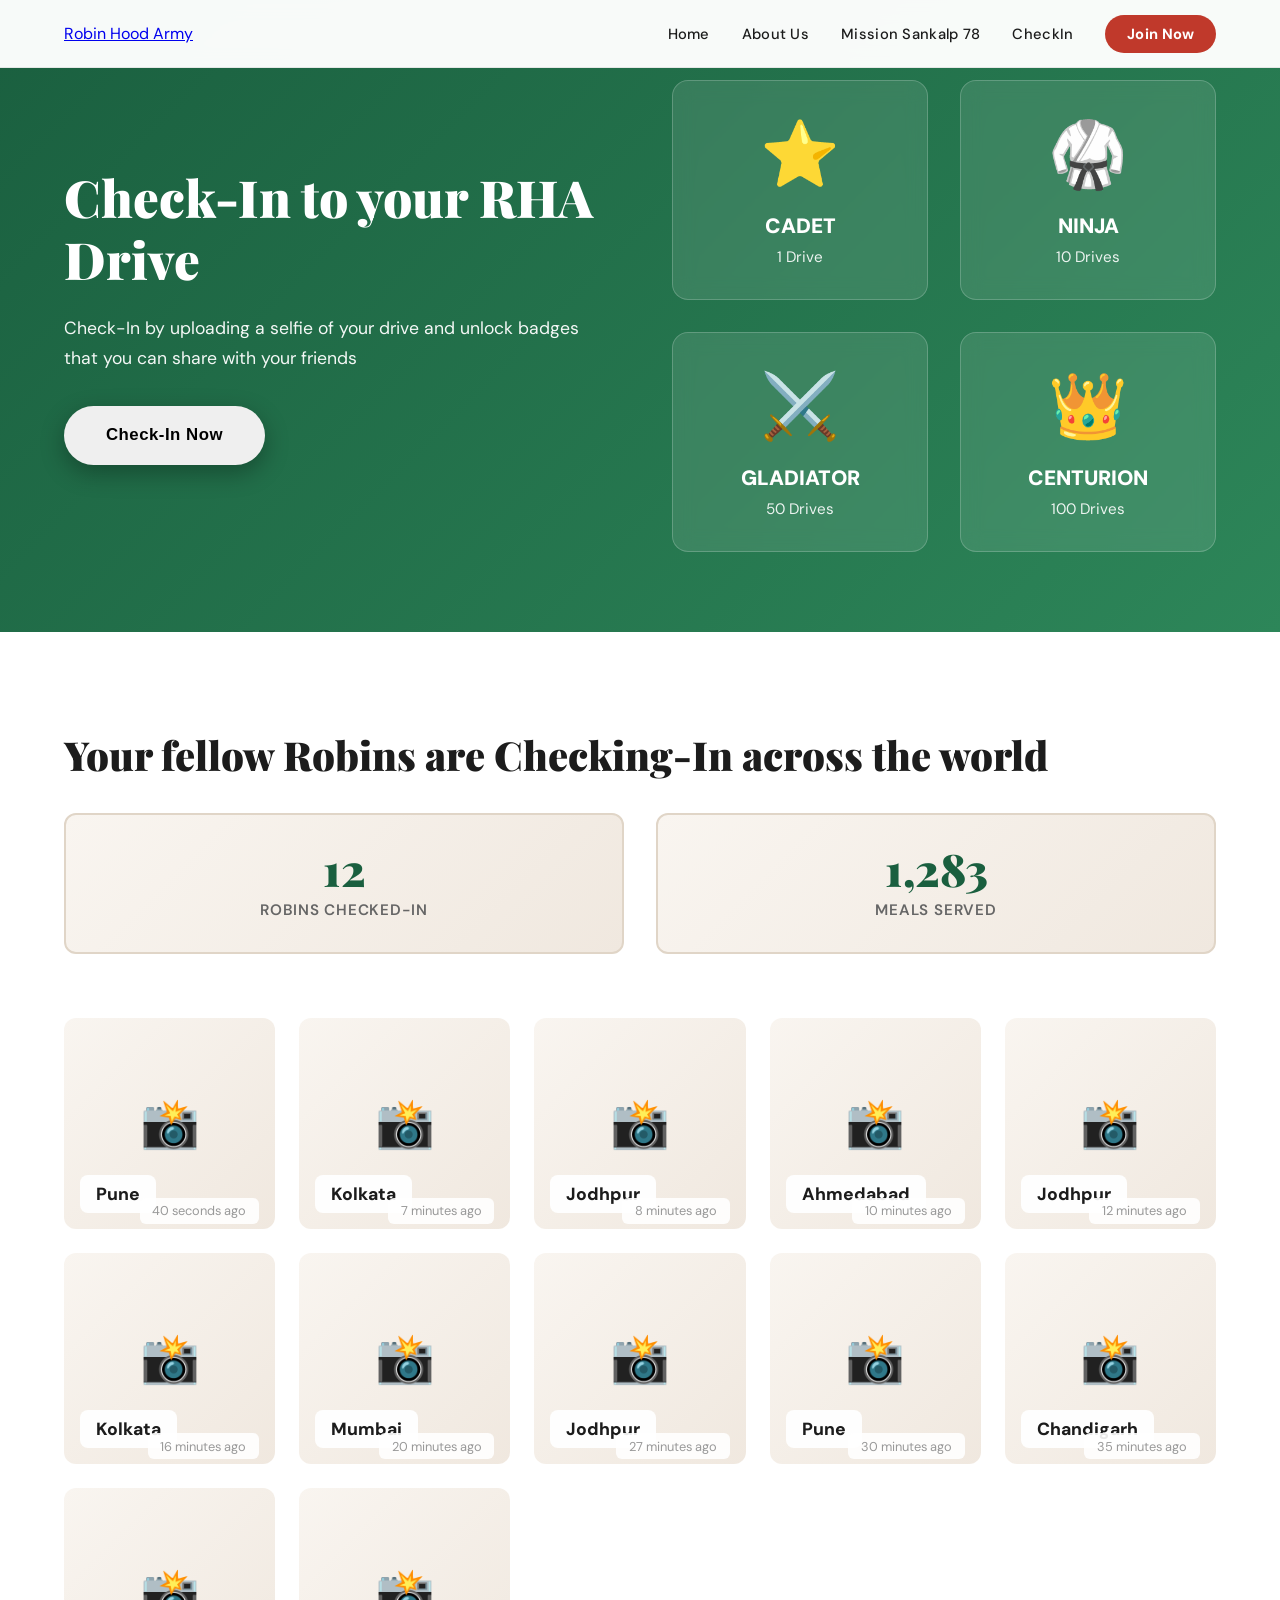
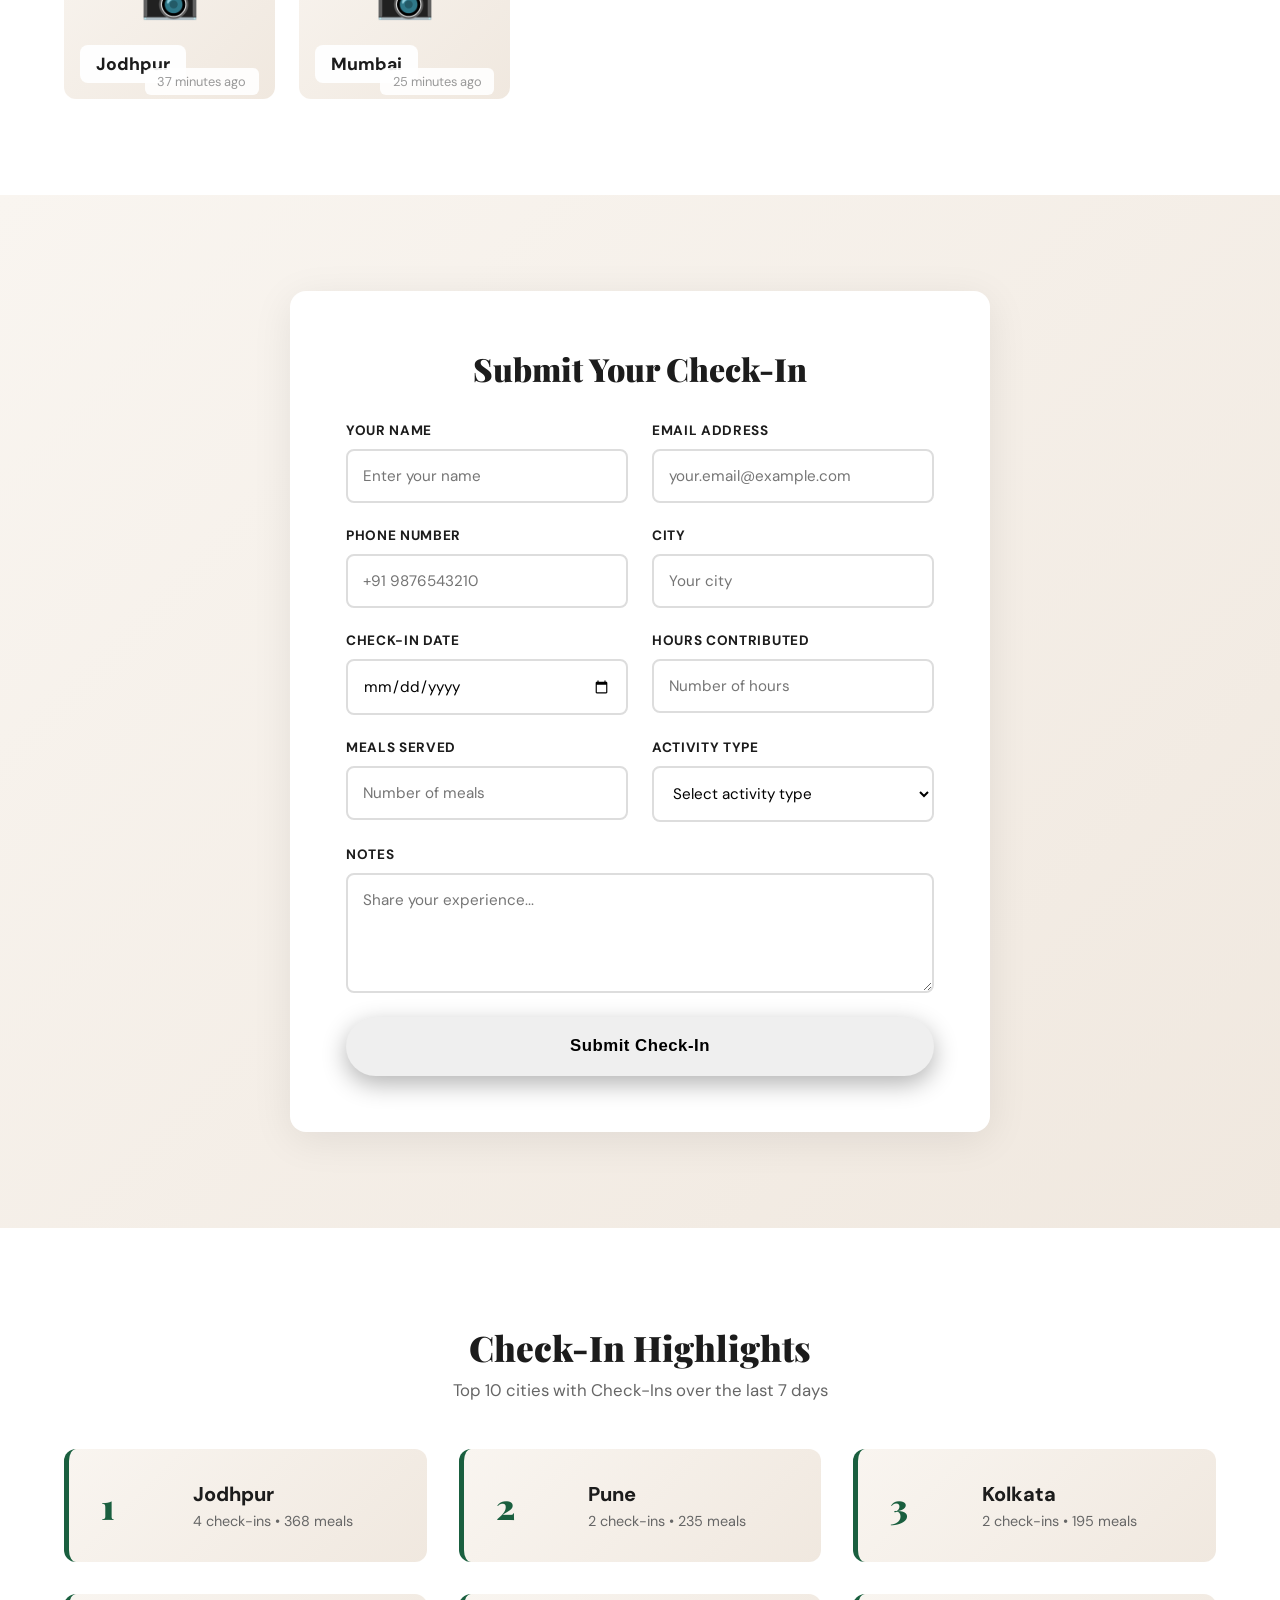
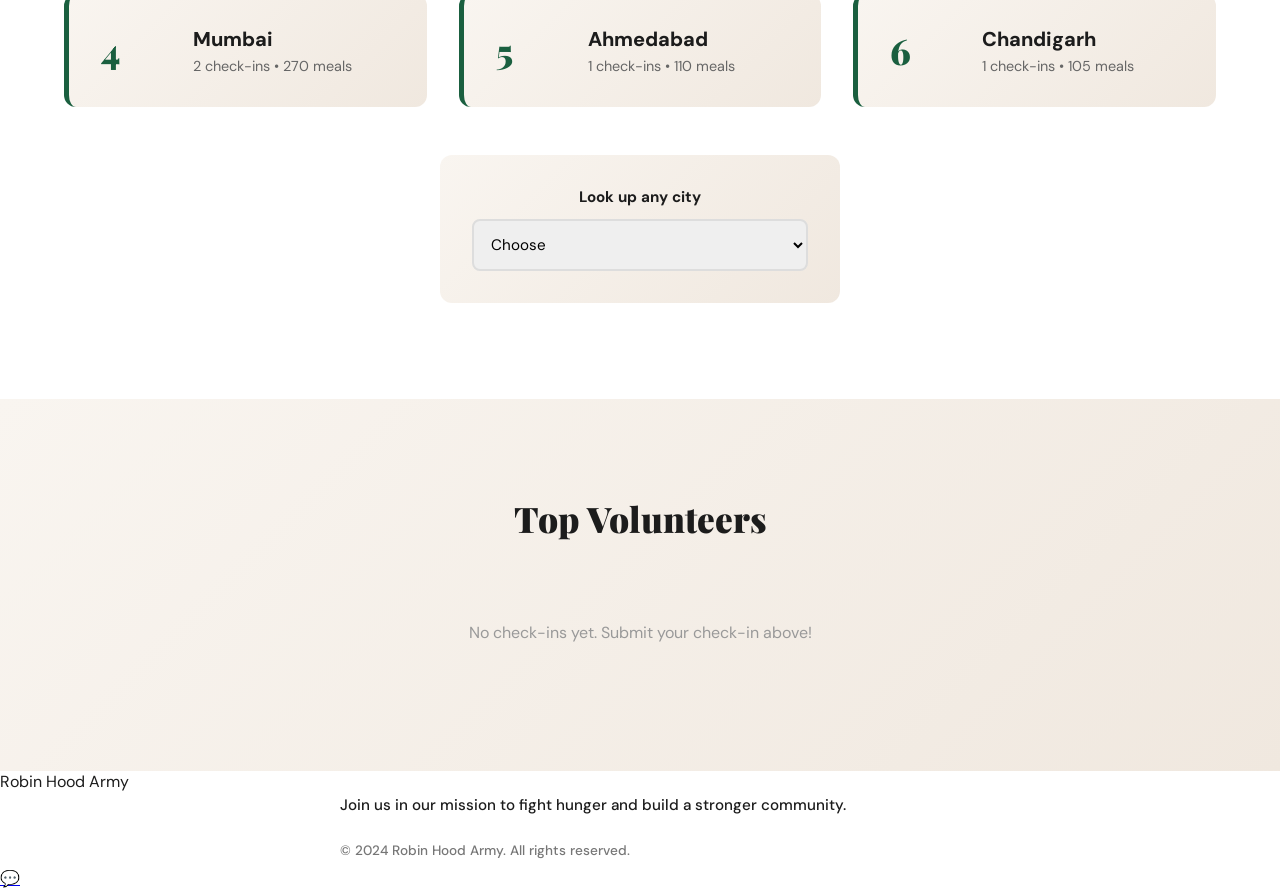
<file: checkin.html>
<!DOCTYPE html>
<html lang="en">
<head>
  <meta charset="UTF-8">
  <meta name="viewport" content="width=device-width, initial-scale=1.0">
  <title>CheckIn - Robin Hood Army</title>  <link rel="icon" type="image/svg+xml" href="favicon.svg">  <link href="https://fonts.googleapis.com/css2?family=DM+Sans:wght@300;400;500;600&family=Playfair+Display:wght@700;900&display=swap" rel="stylesheet">
  <link rel="stylesheet" href="styles.css">
  <style>
    /* ─── CHECKIN DRIVE HERO ─── */
    .checkin-drive-hero {
      background: linear-gradient(135deg, #1a5f3f 0%, #2d8659 100%);
      color: #fff;
      padding: 5rem 5%;
      display: grid;
      grid-template-columns: 1fr 1fr;
      gap: 4rem;
      align-items: center;
    }

    .checkin-hero-content h1 {
      font-family: 'Playfair Display', serif;
      font-size: clamp(2rem, 4vw, 3.2rem);
      font-weight: 900;
      margin-bottom: 1.5rem;
      line-height: 1.2;
    }

    .checkin-hero-content p {
      font-size: 1.1rem;
      margin-bottom: 2rem;
      line-height: 1.7;
      opacity: 0.95;
    }

    .badge-grid {
      display: grid;
      grid-template-columns: 1fr 1fr;
      gap: 2rem;
    }

    .badge-item {
      background: rgba(255,255,255,0.1);
      backdrop-filter: blur(10px);
      padding: 2rem;
      border-radius: 16px;
      text-align: center;
      border: 1px solid rgba(255,255,255,0.2);
      transition: all 0.3s ease;
    }

    .badge-item:hover {
      background: rgba(255,255,255,0.15);
      transform: translateY(-8px);
    }

    .badge-icon {
      font-size: 4rem;
      margin-bottom: 1rem;
      display: block;
    }

    .badge-item h4 {
      font-weight: 900;
      font-size: 1.3rem;
      margin-bottom: 0.5rem;
    }

    .badge-item p {
      font-size: 0.95rem;
      opacity: 0.9;
    }

    @media (max-width: 980px) {
      .checkin-drive-hero {
        grid-template-columns: 1fr;
        gap: 2rem;
      }
    }

    /* ─── RECENT CHECKINS SECTION ─── */
    .recent-checkins {
      background: #fff;
      padding: 6rem 5%;
    }

    .section-header {
      text-align: left;
      margin-bottom: 4rem;
    }

    .section-header h2 {
      font-family: 'Playfair Display', serif;
      font-size: clamp(1.8rem, 3.5vw, 2.5rem);
      font-weight: 900;
      color: #1c1c1c;
      margin-bottom: 2rem;
    }

    .checkin-stats {
      display: grid;
      grid-template-columns: repeat(auto-fit, minmax(250px, 1fr));
      gap: 2rem;
      margin-top: 2rem;
    }

    .stat-box {
      background: linear-gradient(135deg, #f9f5f0 0%, #f0e8df 100%);
      padding: 2rem;
      border-radius: 12px;
      border: 2px solid #e0d5c7;
      text-align: center;
    }

    .stat-number {
      font-family: 'Playfair Display', serif;
      font-size: 2.8rem;
      font-weight: 900;
      color: #1a5f3f;
      margin-bottom: 0.5rem;
      line-height: 1;
    }

    .stat-label {
      font-size: 0.95rem;
      color: #666;
      font-weight: 600;
      text-transform: uppercase;
      letter-spacing: 0.05em;
    }

    /* ─── CHECKIN GALLERY ─── */
    .checkin-gallery {
      display: grid;
      grid-template-columns: repeat(auto-fill, minmax(200px, 1fr));
      gap: 1.5rem;
    }

    .gallery-item {
      position: relative;
      border-radius: 12px;
      overflow: hidden;
      background: #f0e8df;
      aspect-ratio: 1;
      cursor: pointer;
      transition: all 0.3s ease;
    }

    .gallery-item:hover {
      transform: translateY(-8px);
      box-shadow: 0 12px 40px rgba(26, 95, 63, 0.15);
    }

    .gallery-image {
      width: 100%;
      height: 100%;
      display: flex;
      align-items: center;
      justify-content: center;
      font-size: 3rem;
      background: linear-gradient(135deg, #f9f5f0 0%, #f0e8df 100%);
    }

    .gallery-item h4 {
      position: absolute;
      bottom: 1rem;
      left: 1rem;
      color: #1c1c1c;
      font-weight: 800;
      font-size: 1.1rem;
      background: rgba(255,255,255,0.95);
      padding: 0.5rem 1rem;
      border-radius: 8px;
    }

    .gallery-item p {
      position: absolute;
      bottom: 0.3rem;
      right: 1rem;
      color: #999;
      font-size: 0.8rem;
      background: rgba(255,255,255,0.9);
      padding: 0.3rem 0.8rem;
      border-radius: 6px;
    }

    /* ─── CHECKIN FORM SECTION ─── */
    .checkin-form-section {
      background: linear-gradient(135deg, #f9f5f0 0%, #f0e8df 100%);
      padding: 6rem 5%;
    }

    .checkin-form {
      max-width: 700px;
      margin: 0 auto;
      background: #fff;
      padding: 3.5rem;
      border-radius: 16px;
      box-shadow: 0 8px 40px rgba(0,0,0,0.08);
    }

    .checkin-form h2 {
      font-family: 'Playfair Display', serif;
      font-size: 2rem;
      font-weight: 900;
      color: #1c1c1c;
      margin-bottom: 2rem;
      text-align: center;
    }

    .success-msg {
      background: #e8f5e9;
      border-left: 5px solid #27ae60;
      color: #2e7d32;
      padding: 1.5rem;
      border-radius: 8px;
      margin-bottom: 2rem;
      display: none;
      text-align: center;
      font-weight: 600;
      font-size: 1.05rem;
    }

    .success-msg.show {
      display: block;
      animation: slideDown 0.3s ease;
    }

    @keyframes slideDown {
      from {
        opacity: 0;
        transform: translateY(-10px);
      }
      to {
        opacity: 1;
        transform: translateY(0);
      }
    }

    .form-row {
      display: grid;
      grid-template-columns: 1fr 1fr;
      gap: 1.5rem;
      margin-bottom: 1.5rem;
    }

    .form-row.full {
      grid-template-columns: 1fr;
    }

    .form-group {
      display: flex;
      flex-direction: column;
    }

    .form-group label {
      font-weight: 700;
      color: #1c1c1c;
      margin-bottom: 0.6rem;
      font-size: 0.95rem;
      text-transform: uppercase;
      letter-spacing: 0.05em;
      font-size: 0.85rem;
    }

    .form-group input,
    .form-group select,
    .form-group textarea {
      padding: 0.95rem;
      border: 2px solid #ddd;
      border-radius: 8px;
      font-size: 0.95rem;
      font-family: inherit;
      transition: all 0.3s ease;
      background: #fff;
    }

    .form-group input:focus,
    .form-group select:focus,
    .form-group textarea:focus {
      outline: none;
      border-color: #1a5f3f;
      box-shadow: 0 0 0 4px rgba(26, 95, 63, 0.08);
    }

    .form-group textarea {
      resize: vertical;
      min-height: 120px;
    }

    .form-group.full-width {
      grid-column: 1 / -1;
    }

    /* ─── CHECKIN HIGHLIGHTS ─── */
    .checkin-highlights {
      background: #fff;
      padding: 6rem 5%;
    }

    .checkin-highlights h2 {
      font-family: 'Playfair Display', serif;
      font-size: 2.2rem;
      font-weight: 900;
      color: #1c1c1c;
      text-align: center;
      margin-bottom: 0.5rem;
    }

    .checkin-highlights > p {
      text-align: center;
      color: #666;
      margin-bottom: 3rem;
      font-size: 1.05rem;
    }

    .highlights-grid {
      display: grid;
      grid-template-columns: repeat(auto-fit, minmax(280px, 1fr));
      gap: 2rem;
      margin-bottom: 3rem;
    }

    .highlight-item {
      display: flex;
      align-items: center;
      gap: 2rem;
      padding: 2rem;
      background: linear-gradient(135deg, #f9f5f0 0%, #f0e8df 100%);
      border-radius: 12px;
      border-left: 5px solid #1a5f3f;
      transition: all 0.3s ease;
    }

    .highlight-item:hover {
      transform: translateY(-8px);
      box-shadow: 0 12px 40px rgba(26, 95, 63, 0.15);
    }

    .highlight-rank {
      font-family: 'Playfair Display', serif;
      font-size: 2.2rem;
      font-weight: 900;
      color: #1a5f3f;
      min-width: 60px;
    }

    .highlight-content h4 {
      font-size: 1.25rem;
      font-weight: 800;
      color: #1c1c1c;
      margin-bottom: 0.3rem;
    }

    .highlight-content p {
      color: #666;
      font-size: 0.9rem;
    }

    .city-dropdown {
      text-align: center;
      background: linear-gradient(135deg, #f9f5f0 0%, #f0e8df 100%);
      padding: 2rem;
      border-radius: 12px;
      max-width: 400px;
      margin: 0 auto;
    }

    .city-dropdown label {
      display: block;
      font-weight: 700;
      color: #1c1c1c;
      margin-bottom: 0.8rem;
      font-size: 0.95rem;
    }

    .city-dropdown select {
      width: 100%;
      padding: 0.8rem;
      border: 2px solid #ddd;
      border-radius: 8px;
      font-size: 0.95rem;
      font-family: inherit;
    }

    /* ─── LEADERBOARD SECTION ─── */
    .leaderboard-section {
      background: linear-gradient(135deg, #f9f5f0 0%, #f0e8df 100%);
      padding: 6rem 5%;
    }

    .leaderboard-section h2 {
      font-family: 'Playfair Display', serif;
      font-size: 2.2rem;
      font-weight: 900;
      color: #1c1c1c;
      text-align: center;
      margin-bottom: 3rem;
    }

    .leaderboard {
      max-width: 800px;
      margin: 0 auto;
    }

    .leaderboard-item {
      display: flex;
      justify-content: space-between;
      align-items: center;
      padding: 2rem;
      background: #fff;
      border-radius: 12px;
      border-left: 5px solid #1a5f3f;
      margin-bottom: 1.5rem;
      box-shadow: 0 4px 20px rgba(0,0,0,0.08);
      transition: all 0.3s ease;
    }

    .leaderboard-item:hover {
      transform: translateY(-4px);
      box-shadow: 0 8px 30px rgba(26, 95, 63, 0.1);
    }

    .rank-badge {
      font-family: 'Playfair Display', serif;
      font-size: 1.8rem;
      font-weight: 900;
      color: #1a5f3f;
      width: 60px;
      height: 60px;
      display: flex;
      align-items: center;
      justify-content: center;
      background: linear-gradient(135deg, #f9f5f0 0%, #f0e8df 100%);
      border-radius: 12px;
    }

    .contributor-info {
      flex: 1;
      margin-left: 2rem;
    }

    .contributor-info h3 {
      font-weight: 800;
      color: #1c1c1c;
      font-size: 1.2rem;
      margin-bottom: 0.3rem;
    }

    .contributor-info p {
      font-size: 0.9rem;
      color: #999;
    }

    .contributor-stats {
      text-align: right;
    }

    .contributor-stats p {
      font-weight: 800;
      color: #1a5f3f;
      font-size: 1.3rem;
    }

    @media (max-width: 980px) {
      .checkin-gallery {
        grid-template-columns: repeat(auto-fill, minmax(150px, 1fr));
      }

      .form-row {
        grid-template-columns: 1fr;
      }

      .highlight-item {
        flex-direction: column;
        text-align: center;
        gap: 1rem;
      }

      .leaderboard-item {
        flex-direction: column;
        gap: 1.5rem;
      }

      .contributor-info {
        margin-left: 0;
      }

      .contributor-stats {
        text-align: center;
      }
    }
  </style>
</head>
<body>
  <!-- ─── NAVBAR ─── -->
  <nav>
    <div class="nav-logo">
      <a href="robinhoodarmy-clone.html">Robin Hood Army</a>
    </div>
    <ul class="nav-links">
      <li><a href="robinhoodarmy-clone.html">Home</a></li>
      <li><a href="about.html">About Us</a></li>
      <li><a href="mission-sankalp-78.html">Mission Sankalp 78</a></li>
      <li><a href="checkin.html" class="active">CheckIn</a></li>
      <li><a href="join-now.html" class="cta-nav">Join Now</a></li>
    </ul>
  </nav>

  <!-- ─── CHECKIN DRIVE HERO ─── -->
  <section class="checkin-drive-hero">
    <div class="checkin-hero-content">
      <h1>Check-In to your RHA Drive</h1>
      <p>Check-In by uploading a selfie of your drive and unlock badges that you can share with your friends</p>
      <button class="btn" id="scrollToForm">Check-In Now</button>
    </div>
    
    <div class="badge-grid">
      <div class="badge-item">
        <div class="badge-icon">⭐</div>
        <h4>CADET</h4>
        <p>1 Drive</p>
      </div>
      <div class="badge-item">
        <div class="badge-icon">🥋</div>
        <h4>NINJA</h4>
        <p>10 Drives</p>
      </div>
      <div class="badge-item">
        <div class="badge-icon">⚔️</div>
        <h4>GLADIATOR</h4>
        <p>50 Drives</p>
      </div>
      <div class="badge-item">
        <div class="badge-icon">👑</div>
        <h4>CENTURION</h4>
        <p>100 Drives</p>
      </div>
    </div>
  </section>

  <!-- ─── RECENT CHECKINS ─── -->
  <section class="recent-checkins">
    <div class="section-header">
      <h2>Your fellow Robins are Checking-In across the world</h2>
      <div class="checkin-stats">
        <div class="stat-box">
          <p class="stat-number" id="totalRobins">0</p>
          <p class="stat-label">Robins Checked-In</p>
        </div>
        <div class="stat-box">
          <p class="stat-number" id="totalMeals">0</p>
          <p class="stat-label">Meals Served</p>
        </div>
      </div>
    </div>

    <div class="checkin-gallery" id="checkinGallery">
      <!-- Gallery items will be loaded here -->
    </div>
  </section>

  <!-- ─── CHECKIN FORM ─── -->
  <section class="checkin-form-section" id="checkinFormSection">
    <div class="checkin-form">
      <h2>Submit Your Check-In</h2>
      
      <div class="success-msg" id="successMsg">
        ✅ Check-In submitted successfully!
      </div>

      <form id="checkinForm">
        <div class="form-row">
          <div class="form-group">
            <label for="name">Your Name</label>
            <input type="text" id="name" placeholder="Enter your name" required>
          </div>

          <div class="form-group">
            <label for="email">Email Address</label>
            <input type="email" id="email" placeholder="your.email@example.com" required>
          </div>
        </div>

        <div class="form-row">
          <div class="form-group">
            <label for="phone">Phone Number</label>
            <input type="tel" id="phone" placeholder="+91 9876543210" required>
          </div>

          <div class="form-group">
            <label for="city">City</label>
            <input type="text" id="city" placeholder="Your city" required>
          </div>
        </div>

        <div class="form-row">
          <div class="form-group">
            <label for="checkinDate">Check-In Date</label>
            <input type="date" id="checkinDate" required>
          </div>

          <div class="form-group">
            <label for="hours">Hours Contributed</label>
            <input type="number" id="hours" min="1" placeholder="Number of hours" required>
          </div>
        </div>

        <div class="form-row">
          <div class="form-group">
            <label for="meals">Meals Served</label>
            <input type="number" id="meals" min="0" placeholder="Number of meals" required>
          </div>

          <div class="form-group">
            <label for="activity">Activity Type</label>
            <select id="activity" required>
              <option value="">Select activity type</option>
              <option value="Food Distribution">Food Distribution</option>
              <option value="Community Outreach">Community Outreach</option>
              <option value="Event Coordination">Event Coordination</option>
              <option value="Teaching">Teaching</option>
            </select>
          </div>
        </div>

        <div class="form-row full">
          <div class="form-group full-width">
            <label for="notes">Notes</label>
            <textarea id="notes" placeholder="Share your experience..."></textarea>
          </div>
        </div>

        <button type="submit" class="btn btn-large" style="width: 100%;">Submit Check-In</button>
      </form>
    </div>
  </section>

  <!-- ─── CHECK-IN HIGHLIGHTS ─── -->
  <section class="checkin-highlights">
    <h2>Check-In Highlights</h2>
    <p>Top 10 cities with Check-Ins over the last 7 days</p>
    
    <div class="highlights-grid" id="highlightsGrid">
      <!-- Will be populated by JavaScript -->
    </div>

    <div class="city-dropdown">
      <label>Look up any city</label>
      <select id="cityDropdown">
        <option value="">Choose</option>
      </select>
    </div>
  </section>

  <!-- ─── LEADERBOARD ─── -->
  <section class="leaderboard-section">
    <h2>Top Volunteers</h2>
    <div class="leaderboard" id="leaderboardList"></div>
  </section>

  <!-- ─── FOOTER ─── -->
  <footer class="footer">
    <div class="footer-content">
      <div class="footer-logo">Robin Hood Army</div>
      <p>Join us in our mission to fight hunger and build a stronger community.</p>
      <p class="footer-copy">&copy; 2024 Robin Hood Army. All rights reserved.</p>
    </div>
  </footer>

  <!-- ─── WHATSAPP FAB ─── -->
  <a href="https://api.whatsapp.com/send/?phone=918971966164" class="whatsapp-fab" target="_blank">💬</a>

  <script>
    // Sample data for gallery (for demonstration)
    const sampleCheckins = [
      { city: 'Pune', hours: 40, meals: 120, timestamp: '40 seconds ago' },
      { city: 'Kolkata', hours: 30, meals: 95, timestamp: '7 minutes ago' },
      { city: 'Jodhpur', hours: 25, meals: 80, timestamp: '8 minutes ago' },
      { city: 'Ahmedabad', hours: 35, meals: 110, timestamp: '10 minutes ago' },
      { city: 'Jodhpur', hours: 28, meals: 90, timestamp: '12 minutes ago' },
      { city: 'Kolkata', hours: 32, meals: 100, timestamp: '16 minutes ago' },
      { city: 'Mumbai', hours: 45, meals: 140, timestamp: '20 minutes ago' },
      { city: 'Jodhpur', hours: 30, meals: 100, timestamp: '27 minutes ago' },
      { city: 'Pune', hours: 38, meals: 115, timestamp: '30 minutes ago' },
      { city: 'Chandigarh', hours: 35, meals: 105, timestamp: '35 minutes ago' },
      { city: 'Jodhpur', hours: 32, meals: 98, timestamp: '37 minutes ago' },
      { city: 'Mumbai', hours: 42, meals: 130, timestamp: '25 minutes ago' },
    ];

    // ─── SCROLL TO FORM ─── 
    document.getElementById('scrollToForm').addEventListener('click', () => {
      document.getElementById('checkinFormSection').scrollIntoView({ behavior: 'smooth' });
    });

    // ─── LOAD GALLERY ─── 
    function loadGallery() {
      const gallery = document.getElementById('checkinGallery');
      gallery.innerHTML = '';

      sampleCheckins.forEach((checkin, index) => {
        const item = document.createElement('div');
        item.className = 'gallery-item';
        item.innerHTML = `
          <div class="gallery-image">📸</div>
          <h4>${checkin.city}</h4>
          <p>${checkin.timestamp}</p>
        `;
        gallery.appendChild(item);
      });

      // Update stats
      const totalRobins = sampleCheckins.length;
      const totalMeals = sampleCheckins.reduce((sum, c) => sum + c.meals, 0);
      
      document.getElementById('totalRobins').textContent = totalRobins;
      document.getElementById('totalMeals').textContent = totalMeals.toLocaleString();
    }

    // ─── LOAD HIGHLIGHTS ─── 
    function loadHighlights() {
      const highlightsGrid = document.getElementById('highlightsGrid');
      highlightsGrid.innerHTML = '';

      const cityStats = {};
      sampleCheckins.forEach(c => {
        if (!cityStats[c.city]) {
          cityStats[c.city] = { count: 0, meals: 0 };
        }
        cityStats[c.city].count++;
        cityStats[c.city].meals += c.meals;
      });

      const sorted = Object.entries(cityStats)
        .sort((a, b) => b[1].count - a[1].count)
        .slice(0, 10);

      sorted.forEach((entry, index) => {
        const [city, stats] = entry;
        const item = document.createElement('div');
        item.className = 'highlight-item';
        item.innerHTML = `
          <div class="highlight-rank">${index + 1}</div>
          <div class="highlight-content">
            <h4>${city}</h4>
            <p>${stats.count} check-ins • ${stats.meals} meals</p>
          </div>
        `;
        highlightsGrid.appendChild(item);
      });
    }

    // ─── CHECKIN FORM HANDLING ─── 
    const form = document.getElementById('checkinForm');
    const successMsg = document.getElementById('successMsg');

    form.addEventListener('submit', (e) => {
      e.preventDefault();
      
      const checkinData = {
        name: document.getElementById('name').value,
        email: document.getElementById('email').value,
        phone: document.getElementById('phone').value,
        city: document.getElementById('city').value,
        date: document.getElementById('checkinDate').value,
        hours: parseInt(document.getElementById('hours').value),
        meals: parseInt(document.getElementById('meals').value),
        activity: document.getElementById('activity').value,
        notes: document.getElementById('notes').value,
        timestamp: new Date().toLocaleString(),
      };

      // Save to localStorage
      let checkins = JSON.parse(localStorage.getItem('checkins')) || [];
      checkins.push(checkinData);
      localStorage.setItem('checkins', JSON.stringify(checkins));

      // Show success message
      successMsg.classList.add('show');
      form.reset();

      // Reload gallery and leaderboard
      loadGallery();
      loadHighlights();
      loadLeaderboard();

      setTimeout(() => {
        successMsg.classList.remove('show');
      }, 3000);
    });

    // ─── LOAD LEADERBOARD ─── 
    function loadLeaderboard() {
      const storedCheckins = JSON.parse(localStorage.getItem('checkins')) || [];
      const leaderboardList = document.getElementById('leaderboardList');
      leaderboardList.innerHTML = '';

      // Aggregate by name
      const contributors = {};
      storedCheckins.forEach(c => {
        if (!contributors[c.name]) {
          contributors[c.name] = { hours: 0, meals: 0, city: c.city };
        }
        contributors[c.name].hours += c.hours || 0;
        contributors[c.name].meals += c.meals || 0;
      });

      // Sort and display top 5
      const sorted = Object.entries(contributors)
        .sort((a, b) => b[1].hours - a[1].hours)
        .slice(0, 5);

      if (sorted.length === 0) {
        leaderboardList.innerHTML = '<p style="text-align: center; color: #999; padding: 2rem;">No check-ins yet. Submit your check-in above!</p>';
        return;
      }

      sorted.forEach((entry, index) => {
        const [name, stats] = entry;
        const item = document.createElement('div');
        item.className = 'leaderboard-item';
        item.innerHTML = `
          <div class="rank-badge">#${index + 1}</div>
          <div class="contributor-info">
            <h3>${name}</h3>
            <p>${stats.city} • ${stats.hours} hours</p>
          </div>
          <div class="contributor-stats">
            <p>${stats.meals} meals</p>
          </div>
        `;
        leaderboardList.appendChild(item);
      });
    }

    // ─── INITIALIZE PAGE ─── 
    loadGallery();
    loadHighlights();
    loadLeaderboard();
  </script>
</body>
</html>
</file>
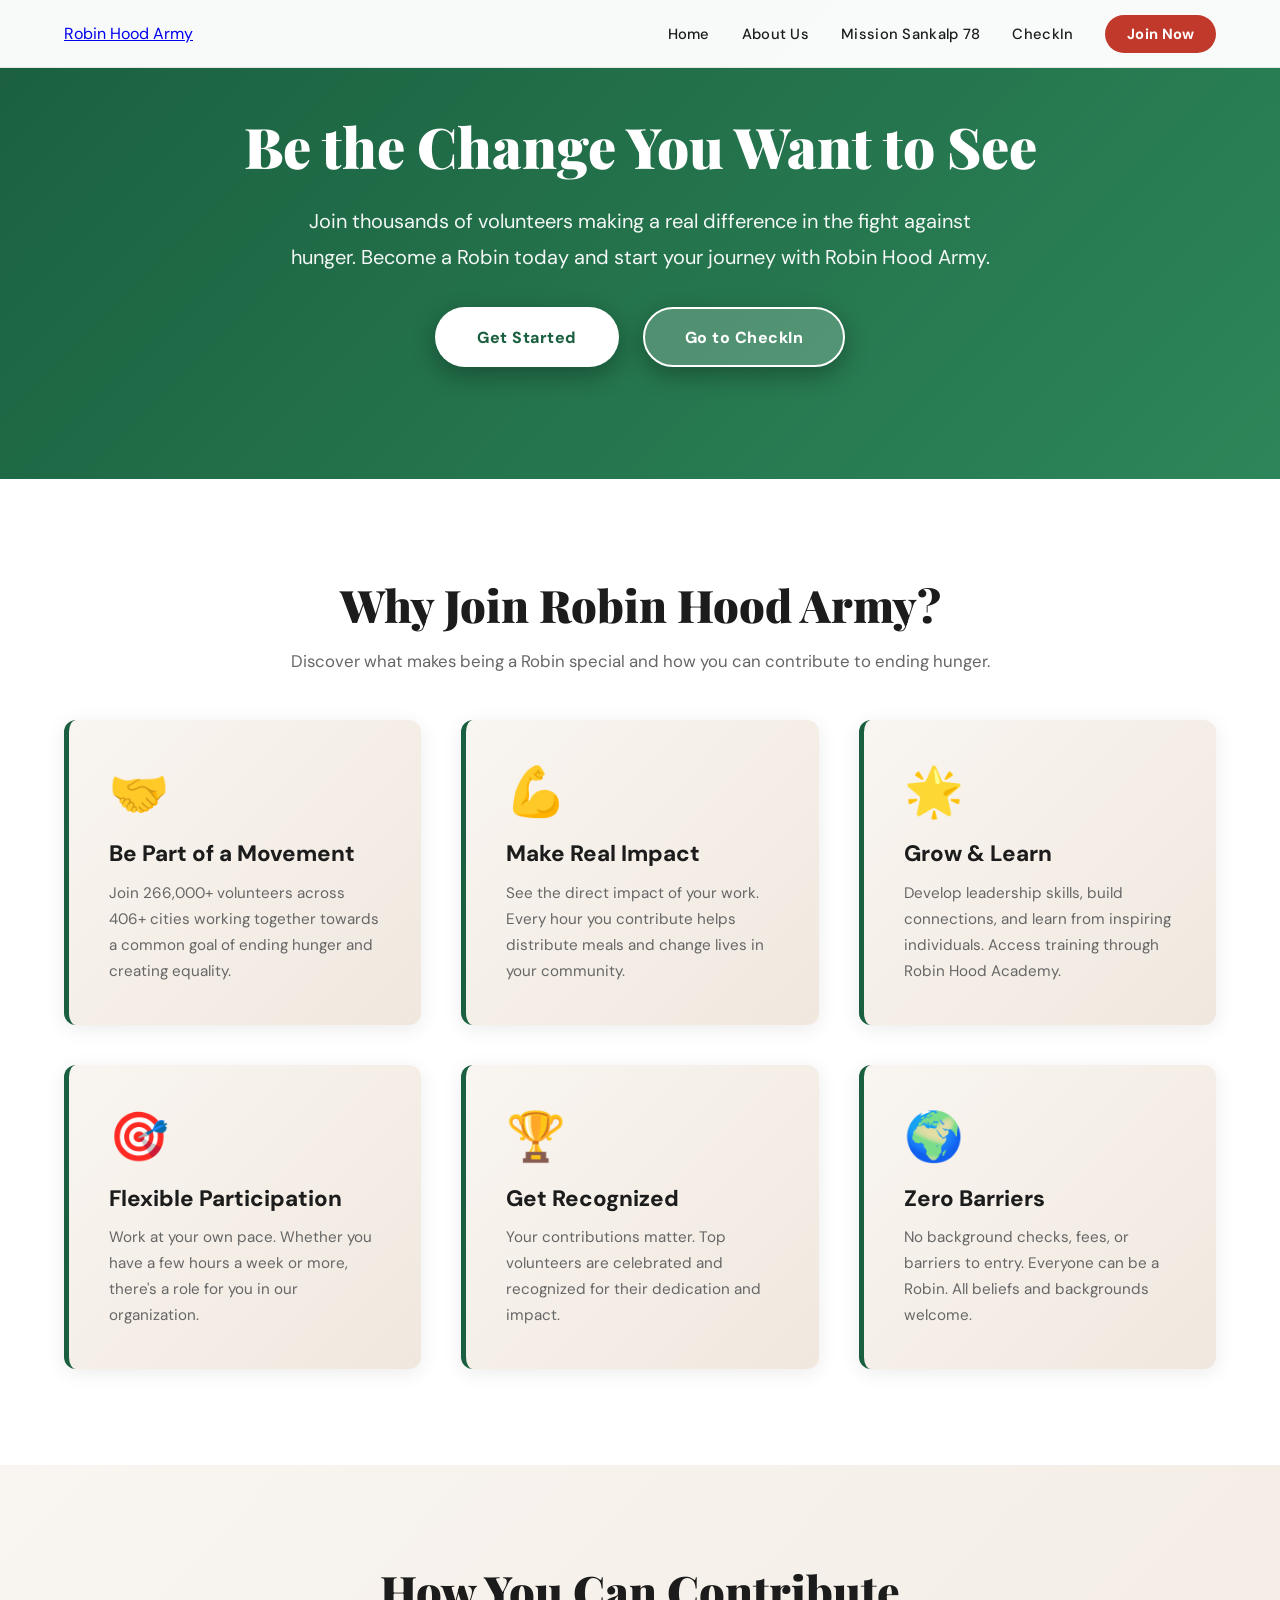
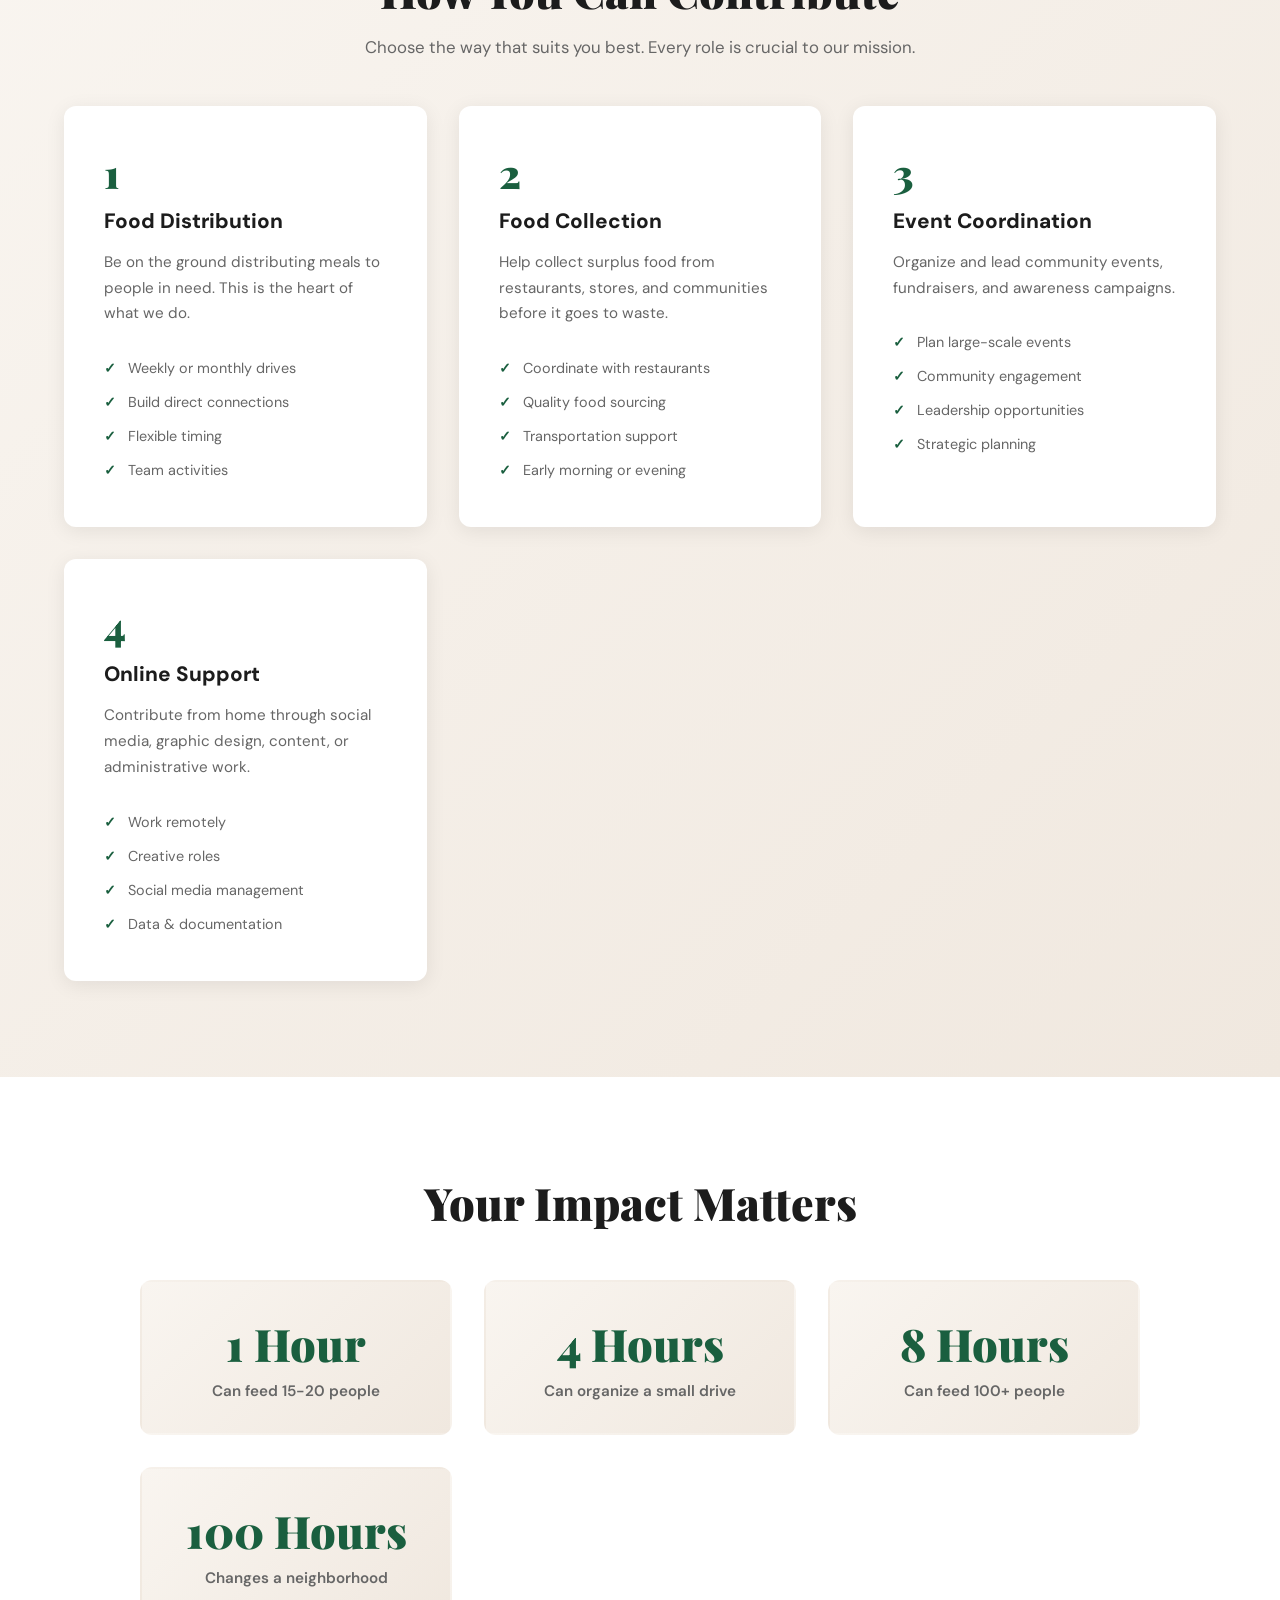
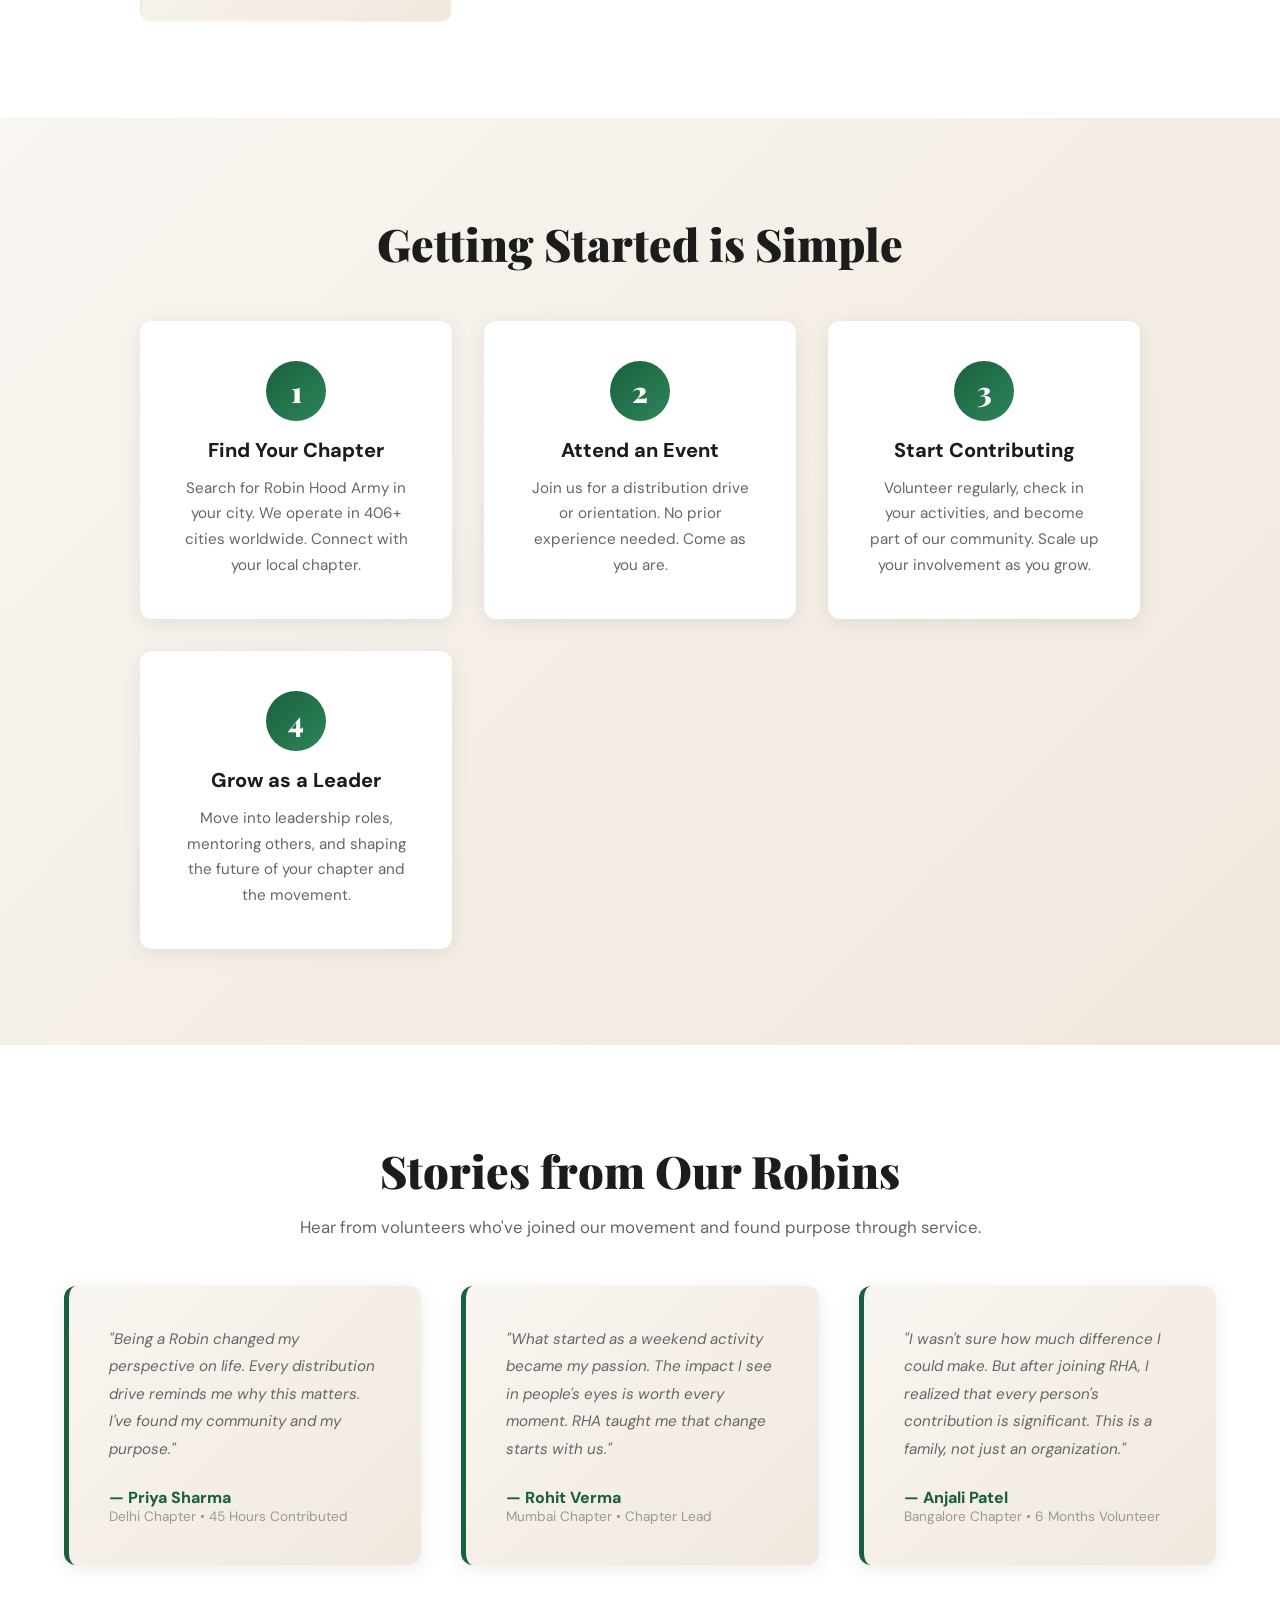
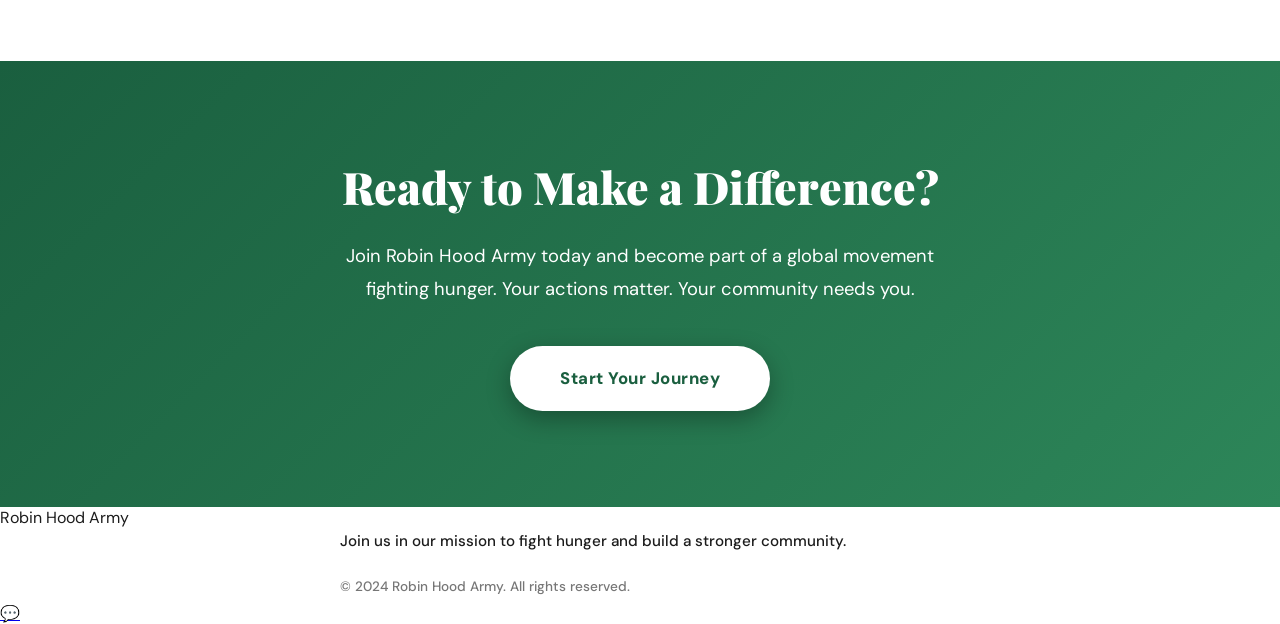
<file: join-now.html>
<!DOCTYPE html>
<html lang="en">
<head>
  <meta charset="UTF-8">
  <meta name="viewport" content="width=device-width, initial-scale=1.0">
  <title>Join Robin Hood Army - Become a Volunteer</title>
  <link rel="icon" type="image/svg+xml" href="favicon.svg">
  <link href="https://fonts.googleapis.com/css2?family=Playfair+Display:wght@700;900&family=DM+Sans:wght@300;400;500;600&display=swap" rel="stylesheet">
  <link rel="stylesheet" href="styles.css">
  <style>
    /* ─── JOIN NOW PAGE STYLES ─── */
    .join-hero {
      background: linear-gradient(135deg, #1a5f3f 0%, #2d8659 100%);
      color: #fff;
      padding: 7rem 5%;
      text-align: center;
    }

    .join-hero h1 {
      font-family: 'Playfair Display', serif;
      font-size: clamp(2.5rem, 5vw, 3.5rem);
      font-weight: 900;
      margin-bottom: 1.5rem;
      line-height: 1.2;
    }

    .join-hero p {
      font-size: 1.25rem;
      margin-bottom: 2rem;
      opacity: 0.95;
      max-width: 700px;
      margin-left: auto;
      margin-right: auto;
      line-height: 1.8;
    }

    .join-cta {
      display: flex;
      gap: 1.5rem;
      justify-content: center;
      flex-wrap: wrap;
    }

    .join-cta a {
      display: inline-block;
      padding: 1.1rem 2.5rem;
      border-radius: 999px;
      font-weight: 800;
      text-decoration: none;
      transition: all 0.3s ease;
      font-size: 1rem;
    }

    .join-cta .btn-primary {
      background: #fff;
      color: #1a5f3f;
    }

    .join-cta .btn-primary:hover {
      transform: translateY(-4px);
      box-shadow: 0 12px 40px rgba(0,0,0,0.2);
    }

    /* ─── WHY JOIN SECTION ─── */
    .why-join {
      background: #fff;
      padding: 6rem 5%;
    }

    .why-join h2 {
      font-family: 'Playfair Display', serif;
      font-size: clamp(2rem, 3.5vw, 2.8rem);
      font-weight: 900;
      color: #1c1c1c;
      text-align: center;
      margin-bottom: 1rem;
    }

    .why-join > p {
      text-align: center;
      color: #666;
      margin-bottom: 3rem;
      font-size: 1.05rem;
    }

    .why-grid {
      display: grid;
      grid-template-columns: repeat(auto-fit, minmax(300px, 1fr));
      gap: 2.5rem;
    }

    .why-card {
      padding: 2.5rem;
      background: linear-gradient(135deg, #f9f5f0 0%, #f0e8df 100%);
      border-radius: 12px;
      box-shadow: 0 4px 20px rgba(0,0,0,0.08);
      border-left: 5px solid #1a5f3f;
      transition: all 0.3s ease;
    }

    .why-card:hover {
      transform: translateY(-8px);
      box-shadow: 0 12px 40px rgba(26, 95, 63, 0.15);
    }

    .why-icon {
      font-size: 3rem;
      margin-bottom: 1rem;
      display: block;
    }

    .why-card h3 {
      font-size: 1.4rem;
      font-weight: 800;
      color: #1c1c1c;
      margin-bottom: 0.8rem;
    }

    .why-card p {
      color: #666;
      line-height: 1.7;
      font-size: 0.95rem;
    }

    /* ─── OPPORTUNITIES SECTION ─── */
    .opportunities {
      background: linear-gradient(135deg, #f9f5f0 0%, #f0e8df 100%);
      padding: 6rem 5%;
    }

    .opportunities h2 {
      font-family: 'Playfair Display', serif;
      font-size: clamp(2rem, 3.5vw, 2.8rem);
      font-weight: 900;
      color: #1c1c1c;
      text-align: center;
      margin-bottom: 1rem;
    }

    .opportunities > p {
      text-align: center;
      color: #666;
      margin-bottom: 3rem;
      font-size: 1.05rem;
    }

    .opp-grid {
      display: grid;
      grid-template-columns: repeat(auto-fit, minmax(280px, 1fr));
      gap: 2rem;
    }

    .opp-card {
      background: #fff;
      padding: 2.5rem;
      border-radius: 12px;
      box-shadow: 0 4px 20px rgba(0,0,0,0.08);
      transition: all 0.3s ease;
    }

    .opp-card:hover {
      transform: translateY(-8px);
      box-shadow: 0 12px 40px rgba(26, 95, 63, 0.15);
    }

    .opp-number {
      font-family: 'Playfair Display', serif;
      font-size: 2.5rem;
      font-weight: 900;
      color: #1a5f3f;
      margin-bottom: 0.5rem;
    }

    .opp-card h3 {
      font-size: 1.3rem;
      font-weight: 800;
      color: #1c1c1c;
      margin-bottom: 1rem;
    }

    .opp-card p {
      color: #666;
      line-height: 1.7;
      font-size: 0.95rem;
      margin-bottom: 1.5rem;
    }

    .opp-features {
      list-style: none;
      padding: 0;
    }

    .opp-features li {
      padding: 0.5rem 0;
      color: #666;
      font-size: 0.9rem;
      padding-left: 1.5rem;
      position: relative;
    }

    .opp-features li::before {
      content: '✓';
      position: absolute;
      left: 0;
      color: #1a5f3f;
      font-weight: 800;
    }

    /* ─── IMPACT SECTION ─── */
    .impact-section {
      background: #fff;
      padding: 6rem 5%;
    }

    .impact-section h2 {
      font-family: 'Playfair Display', serif;
      font-size: clamp(2rem, 3.5vw, 2.8rem);
      font-weight: 900;
      color: #1c1c1c;
      text-align: center;
      margin-bottom: 3rem;
    }

    .impact-grid {
      display: grid;
      grid-template-columns: repeat(auto-fit, minmax(250px, 1fr));
      gap: 2rem;
      max-width: 1000px;
      margin: 0 auto;
    }

    .impact-item {
      text-align: center;
      padding: 2rem;
      background: linear-gradient(135deg, #f9f5f0 0%, #f0e8df 100%);
      border-radius: 12px;
      border: 2px solid transparent;
      transition: all 0.3s ease;
    }

    .impact-item:hover {
      border-color: #1a5f3f;
      transform: translateY(-8px);
    }

    .impact-number {
      font-family: 'Playfair Display', serif;
      font-size: 2.8rem;
      font-weight: 900;
      color: #1a5f3f;
      margin-bottom: 0.5rem;
    }

    .impact-label {
      font-size: 0.95rem;
      color: #666;
      font-weight: 600;
    }

    /* ─── HOW TO JOIN SECTION ─── */
    .how-to-join {
      background: linear-gradient(135deg, #f9f5f0 0%, #f0e8df 100%);
      padding: 6rem 5%;
    }

    .how-to-join h2 {
      font-family: 'Playfair Display', serif;
      font-size: clamp(2rem, 3.5vw, 2.8rem);
      font-weight: 900;
      color: #1c1c1c;
      text-align: center;
      margin-bottom: 3rem;
    }

    .steps-grid {
      display: grid;
      grid-template-columns: repeat(auto-fit, minmax(280px, 1fr));
      gap: 2rem;
      max-width: 1000px;
      margin: 0 auto;
    }

    .step-card {
      background: #fff;
      padding: 2.5rem;
      border-radius: 12px;
      box-shadow: 0 4px 20px rgba(0,0,0,0.08);
      position: relative;
      text-align: center;
    }

    .step-number {
      display: inline-flex;
      align-items: center;
      justify-content: center;
      width: 60px;
      height: 60px;
      background: linear-gradient(135deg, #1a5f3f 0%, #2d8659 100%);
      color: #fff;
      border-radius: 50%;
      font-family: 'Playfair Display', serif;
      font-size: 1.8rem;
      font-weight: 900;
      margin-bottom: 1rem;
    }

    .step-card h3 {
      font-size: 1.25rem;
      font-weight: 800;
      color: #1c1c1c;
      margin-bottom: 0.8rem;
    }

    .step-card p {
      color: #666;
      line-height: 1.7;
      font-size: 0.95rem;
    }

    /* ─── TESTIMONIALS SECTION ─── */
    .testimonials {
      background: #fff;
      padding: 6rem 5%;
    }

    .testimonials h2 {
      font-family: 'Playfair Display', serif;
      font-size: clamp(2rem, 3.5vw, 2.8rem);
      font-weight: 900;
      color: #1c1c1c;
      text-align: center;
      margin-bottom: 1rem;
    }

    .testimonials > p {
      text-align: center;
      color: #666;
      margin-bottom: 3rem;
      font-size: 1.05rem;
    }

    .testimonial-grid {
      display: grid;
      grid-template-columns: repeat(auto-fit, minmax(320px, 1fr));
      gap: 2.5rem;
    }

    .testimonial-card {
      background: linear-gradient(135deg, #f9f5f0 0%, #f0e8df 100%);
      padding: 2.5rem;
      border-radius: 12px;
      border-left: 5px solid #1a5f3f;
      box-shadow: 0 4px 20px rgba(0,0,0,0.08);
      transition: all 0.3s ease;
    }

    .testimonial-card:hover {
      transform: translateY(-8px);
      box-shadow: 0 12px 40px rgba(26, 95, 63, 0.15);
    }

    .testimonial-text {
      color: #666;
      font-size: 0.95rem;
      line-height: 1.8;
      margin-bottom: 1.5rem;
      font-style: italic;
    }

    .testimonial-author {
      color: #1a5f3f;
      font-weight: 800;
      font-size: 1rem;
    }

    .testimonial-role {
      color: #999;
      font-size: 0.85rem;
    }

    /* ─── FINAL CTA SECTION ─── */
    .final-cta {
      background: linear-gradient(135deg, #1a5f3f 0%, #2d8659 100%);
      color: #fff;
      padding: 6rem 5%;
      text-align: center;
    }

    .final-cta h2 {
      font-family: 'Playfair Display', serif;
      font-size: clamp(2rem, 3.5vw, 2.8rem);
      font-weight: 900;
      margin-bottom: 1.5rem;
    }

    .final-cta p {
      font-size: 1.15rem;
      margin-bottom: 2.5rem;
      max-width: 600px;
      margin-left: auto;
      margin-right: auto;
      line-height: 1.8;
    }

    .final-cta .btn {
      background: #fff;
      color: #1a5f3f;
      padding: 1.2rem 3rem;
      font-size: 1.05rem;
    }

    @media (max-width: 980px) {
      .join-hero {
        padding: 4rem 5%;
      }

      .steps-grid {
        grid-template-columns: 1fr;
      }

      .opp-grid {
        grid-template-columns: 1fr;
      }
    }
  </style>
</head>
<body>

  <!-- ─── NAVIGATION ─── -->
  <nav>
    <div class="nav-logo">
      <a href="robinhoodarmy-clone.html">Robin Hood Army</a>
    </div>
    <ul class="nav-links">
      <li><a href="robinhoodarmy-clone.html">Home</a></li>
      <li><a href="about.html">About Us</a></li>
      <li><a href="mission-sankalp-78.html">Mission Sankalp 78</a></li>
      <li><a href="checkin.html">CheckIn</a></li>
      <li><a href="join-now.html" class="active cta-nav">Join Now</a></li>
    </ul>
  </nav>

  <!-- ─── JOIN HERO SECTION ─── -->
  <section class="join-hero">
    <h1>Be the Change You Want to See</h1>
    <p>Join thousands of volunteers making a real difference in the fight against hunger. Become a Robin today and start your journey with Robin Hood Army.</p>
    <div class="join-cta">
      <a href="#how-to-join" class="btn btn-primary">Get Started</a>
      <a href="checkin.html" class="btn" style="background: rgba(255,255,255,0.2); color: #fff; border: 2px solid #fff;">Go to CheckIn</a>
    </div>
  </section>

  <!-- ─── WHY JOIN SECTION ─── -->
  <section class="why-join">
    <h2>Why Join Robin Hood Army?</h2>
    <p>Discover what makes being a Robin special and how you can contribute to ending hunger.</p>
    
    <div class="why-grid">
      <div class="why-card">
        <span class="why-icon">🤝</span>
        <h3>Be Part of a Movement</h3>
        <p>Join 266,000+ volunteers across 406+ cities working together towards a common goal of ending hunger and creating equality.</p>
      </div>
      <div class="why-card">
        <span class="why-icon">💪</span>
        <h3>Make Real Impact</h3>
        <p>See the direct impact of your work. Every hour you contribute helps distribute meals and change lives in your community.</p>
      </div>
      <div class="why-card">
        <span class="why-icon">🌟</span>
        <h3>Grow & Learn</h3>
        <p>Develop leadership skills, build connections, and learn from inspiring individuals. Access training through Robin Hood Academy.</p>
      </div>
      <div class="why-card">
        <span class="why-icon">🎯</span>
        <h3>Flexible Participation</h3>
        <p>Work at your own pace. Whether you have a few hours a week or more, there's a role for you in our organization.</p>
      </div>
      <div class="why-card">
        <span class="why-icon">🏆</span>
        <h3>Get Recognized</h3>
        <p>Your contributions matter. Top volunteers are celebrated and recognized for their dedication and impact.</p>
      </div>
      <div class="why-card">
        <span class="why-icon">🌍</span>
        <h3>Zero Barriers</h3>
        <p>No background checks, fees, or barriers to entry. Everyone can be a Robin. All beliefs and backgrounds welcome.</p>
      </div>
    </div>
  </section>

  <!-- ─── OPPORTUNITIES SECTION ─── -->
  <section class="opportunities">
    <h2>How You Can Contribute</h2>
    <p>Choose the way that suits you best. Every role is crucial to our mission.</p>
    
    <div class="opp-grid">
      <div class="opp-card">
        <div class="opp-number">1</div>
        <h3>Food Distribution</h3>
        <p>Be on the ground distributing meals to people in need. This is the heart of what we do.</p>
        <ul class="opp-features">
          <li>Weekly or monthly drives</li>
          <li>Build direct connections</li>
          <li>Flexible timing</li>
          <li>Team activities</li>
        </ul>
      </div>
      <div class="opp-card">
        <div class="opp-number">2</div>
        <h3>Food Collection</h3>
        <p>Help collect surplus food from restaurants, stores, and communities before it goes to waste.</p>
        <ul class="opp-features">
          <li>Coordinate with restaurants</li>
          <li>Quality food sourcing</li>
          <li>Transportation support</li>
          <li>Early morning or evening</li>
        </ul>
      </div>
      <div class="opp-card">
        <div class="opp-number">3</div>
        <h3>Event Coordination</h3>
        <p>Organize and lead community events, fundraisers, and awareness campaigns.</p>
        <ul class="opp-features">
          <li>Plan large-scale events</li>
          <li>Community engagement</li>
          <li>Leadership opportunities</li>
          <li>Strategic planning</li>
        </ul>
      </div>
      <div class="opp-card">
        <div class="opp-number">4</div>
        <h3>Online Support</h3>
        <p>Contribute from home through social media, graphic design, content, or administrative work.</p>
        <ul class="opp-features">
          <li>Work remotely</li>
          <li>Creative roles</li>
          <li>Social media management</li>
          <li>Data & documentation</li>
        </ul>
      </div>
    </div>
  </section>

  <!-- ─── IMPACT SECTION ─── -->
  <section class="impact-section">
    <h2>Your Impact Matters</h2>
    
    <div class="impact-grid">
      <div class="impact-item">
        <div class="impact-number">1 Hour</div>
        <div class="impact-label">Can feed 15-20 people</div>
      </div>
      <div class="impact-item">
        <div class="impact-number">4 Hours</div>
        <div class="impact-label">Can organize a small drive</div>
      </div>
      <div class="impact-item">
        <div class="impact-number">8 Hours</div>
        <div class="impact-label">Can feed 100+ people</div>
      </div>
      <div class="impact-item">
        <div class="impact-number">100 Hours</div>
        <div class="impact-label">Changes a neighborhood</div>
      </div>
    </div>
  </section>

  <!-- ─── HOW TO JOIN SECTION ─── -->
  <section class="how-to-join" id="how-to-join">
    <h2>Getting Started is Simple</h2>
    
    <div class="steps-grid">
      <div class="step-card">
        <div class="step-number">1</div>
        <h3>Find Your Chapter</h3>
        <p>Search for Robin Hood Army in your city. We operate in 406+ cities worldwide. Connect with your local chapter.</p>
      </div>
      <div class="step-card">
        <div class="step-number">2</div>
        <h3>Attend an Event</h3>
        <p>Join us for a distribution drive or orientation. No prior experience needed. Come as you are.</p>
      </div>
      <div class="step-card">
        <div class="step-number">3</div>
        <h3>Start Contributing</h3>
        <p>Volunteer regularly, check in your activities, and become part of our community. Scale up your involvement as you grow.</p>
      </div>
      <div class="step-card">
        <div class="step-number">4</div>
        <h3>Grow as a Leader</h3>
        <p>Move into leadership roles, mentoring others, and shaping the future of your chapter and the movement.</p>
      </div>
    </div>
  </section>

  <!-- ─── TESTIMONIALS SECTION ─── -->
  <section class="testimonials">
    <h2>Stories from Our Robins</h2>
    <p>Hear from volunteers who've joined our movement and found purpose through service.</p>
    
    <div class="testimonial-grid">
      <div class="testimonial-card">
        <div class="testimonial-text">"Being a Robin changed my perspective on life. Every distribution drive reminds me why this matters. I've found my community and my purpose."</div>
        <div class="testimonial-author">— Priya Sharma</div>
        <div class="testimonial-role">Delhi Chapter • 45 Hours Contributed</div>
      </div>
      <div class="testimonial-card">
        <div class="testimonial-text">"What started as a weekend activity became my passion. The impact I see in people's eyes is worth every moment. RHA taught me that change starts with us."</div>
        <div class="testimonial-author">— Rohit Verma</div>
        <div class="testimonial-role">Mumbai Chapter • Chapter Lead</div>
      </div>
      <div class="testimonial-card">
        <div class="testimonial-text">"I wasn't sure how much difference I could make. But after joining RHA, I realized that every person's contribution is significant. This is a family, not just an organization."</div>
        <div class="testimonial-author">— Anjali Patel</div>
        <div class="testimonial-role">Bangalore Chapter • 6 Months Volunteer</div>
      </div>
    </div>
  </section>

  <!-- ─── FINAL CTA SECTION ─── -->
  <section class="final-cta">
    <h2>Ready to Make a Difference?</h2>
    <p>Join Robin Hood Army today and become part of a global movement fighting hunger. Your actions matter. Your community needs you.</p>
    <a href="checkin.html" class="btn">Start Your Journey</a>
  </section>

  <!-- ─── FOOTER ─── -->
  <footer class="footer">
    <div class="footer-content">
      <div class="footer-logo">Robin Hood Army</div>
      <p>Join us in our mission to fight hunger and build a stronger community.</p>
      <p class="footer-copy">&copy; 2024 Robin Hood Army. All rights reserved.</p>
    </div>
  </footer>

  <!-- ─── WHATSAPP FAB ─── -->
  <a href="https://api.whatsapp.com/send/?phone=918971966164" class="whatsapp-fab" target="_blank">💬</a>

</body>
</html>
</file>
<file: styles.css>
:root {
    --red: #c0392b;
    --dark-red: #96281b;
    --black: #111111;
    --white: #ffffff;
    --off-white: #f9f5f0;
    --warm-gray: #e8e0d5;
    --text: #1c1c1c;
    --muted: #6f6f6f;
    --off-black: #121212;
    --glass-border: rgba(0,0,0,0.08);
  }

  * { margin: 0; padding: 0; box-sizing: border-box; }

  body {
    font-family: 'DM Sans', sans-serif;
    color: var(--text);
    background: #fff;
    overflow-x: hidden;
  }

  /* ─── NAVBAR ─── */
  nav {
    position: fixed; top: 0; width: 100%; z-index: 1000;
    background: rgba(255,255,255,0.97);
    backdrop-filter: blur(10px);
    border-bottom: 1px solid rgba(0,0,0,0.08);
    padding: 0 5%;
    display: flex; align-items: center; justify-content: space-between;
    height: 68px;
  }
  .nav-logo img { height: 42px; }
  .nav-links { display: flex; gap: 2rem; list-style: none; align-items: center; }
  .nav-links a {
    text-decoration: none; color: var(--text);
    font-size: 0.88rem; font-weight: 500; letter-spacing: 0.02em;
    transition: color 0.2s;
  }
  .nav-links a:hover { color: var(--red); }
  .nav-cta {
    background: var(--red); color: #fff !important;
    padding: 0.5rem 1.3rem; border-radius: 3px;
    font-weight: 600 !important;
  }
  .nav-cta:hover { background: var(--dark-red) !important; color: #fff !important; }

  /* ─── HERO CAROUSEL ─── */
  .hero {
    margin-top: 68px;
    position: relative;
    min-height: calc(100vh - 68px);
    display: flex;
    align-items: center;
    justify-content: center;
    background: linear-gradient(135deg, rgba(26, 26, 26, 0.7), rgba(45, 45, 45, 0.7)),
                url('https://images.unsplash.com/photo-1559027615-cd;download=1604/photo-1559207613-0fb0d868a31e?auto=format&fit=crop&w=2000&q=80') center/cover;
    background-attachment: fixed;
    color: var(--white);
    overflow: hidden;
    box-shadow: inset 0 0 100px rgba(0,0,0,0.5);
  }
  
  .hero::before {
    content: '';
    position: absolute;
    inset: 0;
    background: radial-gradient(ellipse at center, rgba(192, 57, 43, 0.1), transparent 70%);
    pointer-events: none;
  }
  
  .hero-content {
    position: relative;
    z-index: 1;
    max-width: 960px;
    text-align: center;
    padding: 3rem 1.5rem;
    animation: fadeInUp 1.2s ease-out;
  }
  
  @keyframes fadeInUp {
    from { opacity: 0; transform: translateY(40px); }
    to { opacity: 1; transform: translateY(0); }
  }
  
  .hero-content h1 {
    font-family: 'Playfair Display', serif;
    font-size: clamp(3.2rem, 7vw, 5.5rem);
    line-height: 1.05;
    letter-spacing: -0.06em;
    margin-bottom: 1.2rem;
    text-shadow: 0 4px 20px rgba(0,0,0,0.4);
    font-weight: 900;
  }
  
  .hero-content p {
    font-size: clamp(1.1rem, 1.8vw, 1.45rem);
    color: rgba(255,255,255,0.94);
    max-width: 800px;
    margin: 0 auto 2.5rem;
    line-height: 1.85;
    text-shadow: 0 2px 8px rgba(0,0,0,0.3);
    font-weight: 500;
  }
  
  .hero-btns {
    display: inline-flex;
    gap: 1.3rem;
    flex-wrap: wrap;
    justify-content: center;
  }
  
  .btn {
    display: inline-flex;
    align-items: center;
    justify-content: center;
    padding: 1.1rem 2.5rem;
    border-radius: 999px;
    font-weight: 800;
    text-decoration: none;
    transition: all 0.3s cubic-bezier(0.34, 1.56, 0.64, 1);
    border: 2px solid transparent;
    font-size: 1.05rem;
    cursor: pointer;
    box-shadow: 0 8px 25px rgba(0,0,0,0.3);
    letter-spacing: 0.5px;
  }
  
  .btn:hover {
    transform: translateY(-4px);
    box-shadow: 0 12px 40px rgba(0,0,0,0.4);
  }
  
  .btn-primary {
    background: linear-gradient(135deg, var(--red) 0%, #a83223 100%);
    color: #fff;
  }
  
  .btn-primary:hover {
    background: linear-gradient(135deg, #a83223 0%, #8a2818 100%);
  }
  
  .btn-outline {
    background: rgba(255,255,255,0.15);
    color: #fff;
    border-color: rgba(255,255,255,0.35);
    backdrop-filter: blur(15px);
  }
  
  .btn-outline:hover {
    background: rgba(255,255,255,0.25);
    border-color: rgba(255,255,255,0.5);
  }
  
  .btn-red {
    display: inline-block;
    background: var(--red);
    color: #fff;
    padding: 0.9rem 2rem;
    border-radius: 999px;
    font-weight: 800;
    text-decoration: none;
    font-size: 1rem;
    transition: all 0.3s ease;
    box-shadow: 0 4px 15px rgba(192, 57, 43, 0.3);
  }
  
  .btn-red:hover {
    background: #a83223;
    transform: translateY(-3px);
    box-shadow: 0 8px 25px rgba(192, 57, 43, 0.4);
  }
  
  .btn-red-large {
    padding: 1.1rem 2.5rem;
    font-size: 1.05rem;
  }
  .nav-links a {
    text-decoration: none;
    color: var(--text);
    font-size: 0.92rem;
    font-weight: 500;
    letter-spacing: 0.02em;
    transition: color 0.2s ease;
  }
  .nav-links a:hover { color: var(--red); }
  .nav-cta, .cta-nav {
    background: var(--red);
    color: #fff !important;
    padding: 0.55rem 1.35rem;
    border-radius: 999px;
    font-weight: 700 !important;
  }
  .nav-cta:hover, .cta-nav:hover { background: var(--dark-red) !important; }
  .logo {
    font-size: 1.1rem;
    font-weight: 700;
    letter-spacing: 0.03em;
    color: var(--text);
  }

  /* ─── SECTION SHARED ─── */
  section {
    padding: 6rem 5%;
    scroll-behavior: smooth;
  }
  
  .section-title {
    font-family: 'Playfair Display', serif;
    font-size: clamp(2rem, 3.5vw, 2.8rem);
    font-weight: 900;
    margin-bottom: 0.8rem;
    color: var(--black);
    letter-spacing: -0.02em;
  }
  
  .section-sub {
    font-size: 1.1rem;
    color: var(--muted);
    max-width: 700px;
    line-height: 1.8;
    margin-bottom: 3rem;
    font-weight: 500;
  }
  
  .red-bar {
    width: 60px;
    height: 5px;
    background: linear-gradient(90deg, var(--red), #e74c3c);
    border-radius: 3px;
    margin-bottom: 1.5rem;
  }
  
  .red-bar-center {
    margin-left: auto;
    margin-right: auto;
  }
  
  .foodmap-b
    background: linear-gradient(135deg, var(--off-white) 0%, #f0e8df 100%);
    position: relative;
  }
  
  .problem::before {
    content: '';
    position: absolute;
    top: 0;
    left: 0;
    right: 0;
    height: 200px;
    background: radial-gradient(circle at 50% 0%, rgba(192, 57, 43, 0.08), transparent 70%);
    pointer-events: none;
  }
  
  .problem-grid {
    display: grid;
    grid-template-columns: repeat(auto-fit, minmax(300px, 1fr));
    gap: 2rem;
    position: relative;
    z-index: 1;
  }
  
  .problem-card {
    background: #fff;
    border-radius: 12px;
    overflow: hidden;
    box-shadow: 0 4px 20px rgba(0,0,0,0.08);
    transition: transform 0.3s ease, box-shadow 0.3s ease, border-color 0.3s ease;
    border: 2px solid transparent;
  }
  
  .problem-card:hover {
    transform: translateY(-8px);
    box-shadow: 0 12px 40px rgba(0,0,0,0.15);
    border-color: var(--red);
  }
  
  .problem-card img {
    width: 100%;
    height: 240px;
    object-fit: cover;
    display: block;
  }
  
  .problem-card p {
    padding: 1.5rem;
    font-size: 1rem;
    font-
    background: linear-gradient(to bottom, #fff, #f9f7f4);
  }
  
  .idea-grid {
    display: grid;
    grid-template-columns: 1fr 1fr;
    gap: 5rem;
    align-items: start;
  }
  
  .idea-block {
    display: flex;
    flex-direction: column;
    gap: 1.3rem;
  }
  
  .idea-block img {
    width: 80px;
    height: 80px;
    object-fit: contain;
    filter: drop-shadow(0 2px 8px rgba(192, 57, 43, 0.15));
  }
  
  .idea-block h3 {
    font-family:linear-gradient(135deg, var(--red) 0%, #a83223 100%);
    color: #fff;
    text-align: center;
    padding: 5rem 5%;
    position: relative;
    overflow: hidden;
  }
  
  .join-banner::before {
    content: '';
    position: absolute;
    top: -50%;
    right: -10%;
    width: 500px;
    height: 500px;
    background: radial-gradient(circle, rgba(255,255,255,0.1), transparent 70%);
    pointer-
    background: linear-gradient(135deg, var(--off-white) 0%, #f0e8df 100%);
    text-align: center;
  }
  
  .foodmap img {
    width: 100%;
    max-width: 1000px;
    border-radius: 12px;
    box-shad
    background: linear-gradient(to bottom, #fff, #f9f7f4);
  }
  
  .journey-intro {
    max-width: 800px;
    margin-bottom: 4rem;
    font-size: 1.15rem;
    line-height: 1.9;
    color: #555;
    font-style: italic;
    font-weight: 500;
  }
  
  .timeline {
    position: relative;
  }
  
  .timeline::before {
    content: '';
    position: absolute;
    left: 40px;
    top: 0;
    bottom: 0;
    width: 3px;
    background: linear-gradient(180deg, var(--red), rgba(192, 57, 43, 0.3));
  }
  
  .tl-item {
    display: flex;
    gap: 3rem;
    margin-bottom: 4.5rem;
    position: relative;
  }
  
  .tl-img {
    flex-shrink: 0;
    width: 180px;
    height: 140px;
    object-fit: cover;
    border-radius: 8px;
    box-shadow: 0 4px 20px rgba(0,0,0,0.1);
  }
  
  .tl-dot {
    flex-shrink: 0;
    width: 20px;
    height: 20px;
    border-radius: 50%;
    background: var(--red);
    border: 4px solid #fff;
    box-shadow: 0 0 0 3px var(--red);
    margin-top: 8px;
    position: relative;
    z-index: 2;
  }
  
  .tl-content h3 {
    font-family: 'Playfair Display', serif;
    font-size: 1.4rem;
    font-
    background: linear-gradient(135deg, var(--off-white) 0%, #f0e8df 100%);
  }
  
  .help-grid {
    display: grid;
    grid-template-columns: repeat(auto-fit, minmax(300px, 1fr));
    gap: 2.5rem;
  }
  
  .help-card {
    background: #fff;
    padding: 2.5rem;
    border-radius: 12px;
    box-shadow: 0 4px 20px rgba(0,0,0,0.08);
    transition: transform 0.3s ease, box-shadow 0.3s ease, border-color 0.3s ease;
    border: 
    background: linear-gradient(135deg, #1a1a1a 0%, #2d2d2d 100%);
    color: #fff;
    text-align: center;
    position: relative;
    overflow: hidden;
  }
  
  .culture::before {
    content: '';
    position: absolute;
    top: -50%;
    right: -10%;
    width: 500px;
    heigh
    background: linear-gradient(135deg, var(--off-white) 0%, #f0e8df 100%);
  }
  
  .news-grid {
    display: grid;
    grid-template-columns: repeat(auto-fill, minmax(220px, 1fr));
    gap: 1.5rem;
  }
  
  .news-item {
    background: #fff;
    border-radius: 10px;
    padding: 1.5rem;
    box-shadow: 0 4px 15px rgba(0,0,0,0.08);
    display: flex;
    align-items: center;
    justify-content: center;
    min-height: 100px;
    transition: linear-gradient(135deg, #1a1a1a 0%, #2d2d2d 100%);
    color: rgba(255,255,255,0.8);
    padding: 4rem 5%;
    text-align: center;
  }
  
  footer img {
    height: 48px;
    filter: brightness(0) invert(1);
    margin-bottom: 1.5rem;
  }
  
  footer p {
    font-size: 0.95rem;
    line-height: 1.8;
    max-width: 600px;
    margin: 0 auto;
    font-weight: 500;
  }
  
  .footer-copy {
    margin-top: 1.5rem;
    font-size: 0.85rem;
    opacity: 0.6;
 
    transform: translateY(-4px);
    border-color: var(--red);
  }
  
  .news-item a {
    font-size: 0.95rem;
    font-weight: 700;
    color: var(--text);
    text-decoration: none;
    text-align: center;
    line-height: 1.5;
    transition: color 0.2s;
  }
  
  .news-item a:hover {
    color: var(--red);
 
    font-style: italic;
    font-weight: 700;
    position: relative;
    z-index: 1;
  }
  
  .culture img {
    max-width: 900px;
    width: 100%;
    border-radius: 12px;
    box-shadow: 0 12px 50px rgba(0,0,0,0.4);
    transition: transform 0.3s ease;
    position: relative;
    z-index: 1;
  }
  
  .culture img:hover {
    transform: scale(1.02);
  }
  
  .culture-action {
    margin-top: 3rem;
    position: relative;
    z-index: 1;
 
    object-fit: contain;
    margin-bottom: 1.5rem;
    filter: drop-shadow(0 2px 8px rgba(192, 57, 43, 0.2));
  }
  
  .help-card h3 {
    font-size: 1.3rem;
    font-weight: 800;
    margin-bottom: 0.8rem;
    color: var(--black);
  }
  
  .help-card p {
    font-size: 0.98rem;
    line-height: 1.7;
    color: #666;
    font-weight: 500;
  }
  
  .help-action {
    text-align: center;
    margin-top: 3rem;
 
    font-weight: 700;
    color: var(--red);
    padding: 0.6rem 1.2rem;
    background: rgba(192, 57, 43, 0.08);
    border-radius: 999px;
  }
  
  .tl-content p {
    font-size: 0.98rem;
    line-height: 1.8;
    color: #555;
    font-weight: 500;
 
  
  .btn-white:hover {
    background: #f0e8e0;
    transform: translateY(-3px);
    box-shadow: 0 8px 25px rgba(0,0,0,0.3);
 
    display: flex;
    gap: 3rem;
    margin-top: 2.5rem;
    flex-wrap: wrap;
  }
  
  .stat-item {
    text-align: center;
    padding: 1.5rem;
    background: rgba(192, 57, 43, 0.05);
    border-radius: 12px;
    flex: 1;
    min-width: 150px;
  }
  
  .stat-icon {
    width: 52px;
    margin-bottom: 0.8rem;
  }
  
  .stat-num {
    font-family: 'Playfair Display', serif;
    font-size: 2.4rem;
    font-weight: 900;
    color: var(--red);
    line-height: 1;
  }
  
  .stat-label {
    font-size: 0.85rem;
    color: var(--muted);
    text-transform: uppercase;
    letter-spacing: 0.08em;
    font-weight: 700;
    margin-top: 0.5rem;
 
  .problem-card img {
    width: 100%; height: 200px; object-fit: cover; display: block;
  }
  .problem-card p {
    padding: 1.1rem 1.3rem; font-size: 0.95rem; font-weight: 500;
    line-height: 1.55; color: var(--text);
  }

  /* ─── THE IDEA ─── */
  .idea { background: #fff; }
  .idea-grid {
    display: grid; grid-template-columns: 1fr 1fr; gap: 4rem;
    align-items: start;
  }
  .idea-block { display: flex; flex-direction: column; gap: 1rem; }
  .idea-block img { width: 64px; height: 64px; object-fit: contain; }
  .idea-block h3 {
    font-family: 'Playfair Display', serif;
    font-size: 1.4rem; font-weight: 700;
  }
  .idea-block p { font-size: 0.97rem; line-height: 1.75; color: #555; }
  .stats-row {
    display: flex; gap: 3rem; margin-top: 2.5rem; flex-wrap: wrap;
  }
  .stat-item { text-align: center; }
  .stat-icon { width: 44px; margin-bottom: 0.4rem; }
  .stat-num {
    font-family: 'Playfair Display', serif;
    font-size: 2rem; font-weight: 900; color: var(--red);
  }
  .stat-label { font-size: 0.82rem; color: var(--muted); text-transform: uppercase; letter-spacing: 0.05em; }

  /* ─── JOIN BANNER ─── */
  .join-banner {
    background: var(--red); color: #fff;
    text-align: center; padding: 4rem 5%;
  }
  .join-banner h2 {
    font-family: 'Playfair Display', serif;
    font-size: clamp(1.6rem, 3vw, 2.4rem); margin-bottom: 1.5rem;
  }
  .btn-white {
    display: inline-block; background: #fff; color: var(--red);
    padding: 0.85rem 2.4rem; border-radius: 3px;
    font-weight: 700; text-decoration: none; font-size: 1rem;
    transition: all 0.2s;
  }
  .btn-white:hover { background: #f8d7d4; transform: translateY(-2px); }

  /* ─── FOOD MAP ─── */
  .foodmap { background: var(--off-white); text-align: center; }
  .foodmap img {
    width: 100%; max-width: 900px;
    border-radius: 8px;
    box-shadow: 0 4px 30px rgba(0,0,0,0.12);
    margin-top: 1rem;
  }

  /* ─── JOURNEY ─── */
  .journey { background: #fff; }
  .journey-intro {
    max-width: 760px; margin-bottom: 4rem;
    font-size: 1.05rem; line-height: 1.85; color: #555;
    font-style: italic;
  }
  .timeline { position: relative; }
  .timeline::before {
    content: ''; position: absolute; left: 30px; top: 0; bottom: 0;
    width: 2px; background: var(--warm-gray);
  }
  .tl-item { display: flex; gap: 2.5rem; margin-bottom: 3.5rem; position: relative; }
  .tl-img { flex-shrink: 0; width: 160px; height: 120px; object-fit: cover; border-radius: 6px; }
  .tl-dot {
    flex-shrink: 0; width: 16px; height: 16px; border-radius: 50%;
    background: var(--red); border: 3px solid #fff;
    box-shadow: 0 0 0 2px var(--red);
    margin-top: 4px; position: relative; z-index: 1;
  }
  .tl-content h3 {
    font-family: 'Playfair Display', serif;
    font-size: 1.25rem; font-weight: 700; margin-bottom: 0.5rem;
    color: var(--black);
  }
  .tl-stats { display: flex; gap: 1.5rem; margin-bottom: 0.8rem; flex-wrap: wrap; }
  .tl-stat { font-size: 0.92rem; font-weight: 600; color: var(--red); }
  .tl-content p { font-size: 0.95rem; line-height: 1.7; color: #555; }

  /* ─── HOW TO HELP ─── */
  .help { background: var(--off-white); }
  .help-grid {
    display: grid; grid-template-columns: repeat(auto-fit, minmax(260px, 1fr)); gap: 2rem;
  }
  .help-card {
    background: #fff; padding: 2rem; border-radius: 6px;
    box-shadow: 0 2px 12px rgba(0,0,0,0.05);
    transition: transform 0.2s;
  }
  .help-card:hover { transform: translateY(-4px); }
  .help-card img { width: 52px; height: 52px; object-fit: contain; margin-bottom: 1rem; }
  .help-card h3 { font-size: 1.1rem; font-weight: 700; margin-bottom: 0.6rem; }
  .help-card p { font-size: 0.93rem; line-height: 1.65; color: #666; }
  .help-action { text-align: center; margin-top: 2.5rem; }

  /* ─── CULTURE ─── */
  .culture { background: var(--black); color: #fff; text-align: center; }
  .culture .section-title { color: #fff; }
  .culture-tag {
    font-family: 'Playfair Display', serif;
    font-size: clamp(1.2rem, 2.5vw, 1.8rem);
    color: #e8c4c0; margin: 1.5rem 0 2.5rem; font-style: italic;
  }
  .culture img {
    max-width: 800px; width: 100%; border-radius: 8px;
    box-shadow: 0 8px 40px rgba(0,0,0,0.4);
  }
  .culture-action { margin-top: 2rem; }

  /* ─── NEWS ─── */
  .news { background: var(--off-white); }
  .news-grid {
    display: grid; grid-template-columns: repeat(auto-fill, minmax(200px, 1fr)); gap: 1rem;
  }
  .news-item {
    background: #fff; border-radius: 6px; padding: 1.2rem;
    box-shadow: 0 2px 8px rgba(0,0,0,0.05);
    display: flex; align-items: center; justify-content: center;
    min-height: 80px; transition: all 0.2s;
  }
  .news-item:hover { box-shadow: 0 4px 20px rgba(0,0,0,0.12); transform: translateY(-2px); }
  .news-item a {
    font-size: 0.92rem; font-weight: 600; color: var(--text);
    text-decoration: none; text-align: center; line-height: 1.4;
  }
  .news-item a:hover { color: var(--red); }

  /* ─── FOOTER ─── */
  footer {
    background: var(--black); color: rgba(255,255,255,0.7);
    padding: 3rem 5%; text-align: center;
  }
  footer img { height: 40px; filter: brightness(0) invert(1); margin-bottom: 1rem; }
  footer p { font-size: 0.88rem; line-height: 1.7; max-width: 500px; margin: 0 auto; }
  /* ─── GALLERY SECTION ─── */
  .gallery {
    background: linear-gradient(135deg, #fff 0%, #f9f7f4 100%);
    padding: 6rem 5%;
  }
  
  .gallery .section-header {
    text-align: center;
    margin-bottom: 4rem;
  }
  
  .gallery-grid {
    display: grid;
    grid-template-columns: repeat(auto-fit, minmax(320px, 1fr));
    gap: 2rem;
  }
  
  .gallery-item {
    position: relative;
    height: 340px;
    border-radius: 12px;
    overflow: hidden;
    box-shadow: 0 8px 30px rgba(0,0,0,0.12);
    transition: all 0.3s ease;
    cursor: pointer;
  }
  
  .gallery-item:hover {
    transform: translateY(-10px) scale(1.02);
    box-shadow: 0 15px 50px rgba(192, 57, 43, 0.2);
  }
  
  .gallery-item img {
    width: 100%;
    height: 100%;
    object-fit: cover;
    transition: transform 0.4s ease;
  }
  
  .gallery-item:hover img {
    transform: scale(1.1);
  }
  
  .gallery-item::after {
    content: '';
    position: absolute;
    inset: 0;
    background: linear-gradient(180deg, rgba(0,0,0,0), rgba(0,0,0,0.4));
    opacity: 0;
    transition: opacity 0.3s ease;
  }
  
  .gallery-item:hover::after {
    opacity: 1;
  }
  
  /* ─── STORIES SECTION ─── */
  .stories {
    background: linear-gradient(135deg, var(--off-white) 0%, #f0e8df 100%);
    padding: 6rem 5%;
  }
  
  .story-grid {
    display: grid;
    grid-template-columns: repeat(auto-fit, minmax(320px, 1fr));
    gap: 2.5rem;
  }
  
  .story-card {
    background: #fff;
    border-radius: 12px;
    padding: 2.5rem;
    box-shadow: 0 4px 25px rgba(0,0,0,0.08);
    border-left: 5px solid var(--red);
    transition: all 0.3s ease;
  }
  
  .story-card:hover {
    transform: translateY(-8px);
    box-shadow: 0 12px 40px rgba(192, 57, 43, 0.15);
  }
  
  .story-card h3 {
    color: var(--black);
    font-size: 1.4rem;
    margin-bottom: 0.8rem;
    font-weight: 800;
  }
  
  .story-card p {
    color: #666;
    line-height: 1.8;
    font-size: 0.98rem;
  }
  
  .whatsapp-fab {
    position: fixed;
    bottom: 24px;
    right: 24px;
    z-index: 999;
    background: linear-gradient(135deg, #25D366 0%, #1da851 100%);
    color: #fff;
    width: 60px;
    height: 60px;
    border-radius: 50%;
    display: flex;
    align-items: center;
    justify-content: center;
    box-shadow: 0 8px 30px rgba(37, 211, 102, 0.4);
    text-decoration: none;
    font-size: 1.8rem;
    transition: all 0.3s ease;
  }
  
  .whatsapp-fab:hover {
    transform: scale(1.15);
    box-shadow: 0 12px 40px rgba(37, 211, 102, 0.6);
  }

  /* ─── MISSION SECTION (ABOUT PAGE) ─── */
  .mission {
    padding: 6rem 5%;
    background: #fff;
  }

  .mission-grid {
    display: grid;
    grid-template-columns: repeat(auto-fit, minmax(300px, 1fr));
    gap: 3rem;
  }

  .mission-item {
    padding: 2.5rem;
    background: linear-gradient(135deg, var(--off-white) 0%, #f0e8df 100%);
    border-radius: 12px;
    box-shadow: 0 4px 20px rgba(0,0,0,0.08);
    transition: all 0.3s ease;
  }

  .mission-item:hover {
    transform: translateY(-8px);
    box-shadow: 0 12px 40px rgba(192, 57, 43, 0.15);
  }

  .mission-item h3 {
    font-size: 1.4rem;
    font-weight: 800;
    color: var(--black);
    margin-bottom: 1rem;
  }

  .mission-item p {
    font-size: 1rem;
    line-height: 1.8;
    color: #555;
  }

  /* ─── VALUES SECTION ─── */
  .values {
    background: linear-gradient(135deg, var(--off-white) 0%, #f0e8df 100%);
    padding: 6rem 5%;
  }

  .values-grid {
    display: grid;
    grid-template-columns: repeat(auto-fit, minmax(320px, 1fr));
    gap: 2rem;
  }

  .value-card {
    background: #fff;
    padding: 2.5rem;
    border-radius: 12px;
    text-align: center;
    box-shadow: 0 4px 20px rgba(0,0,0,0.08);
    transition: all 0.3s ease;
    border: 2px solid transparent;
  }

  .value-card:hover {
    transform: translateY(-10px);
    box-shadow: 0 12px 40px rgba(192, 57, 43, 0.15);
    border-color: var(--red);
  }

  .value-icon {
    font-size: 3rem;
    margin-bottom: 1rem;
  }

  .value-card h3 {
    font-size: 1.3rem;
    font-weight: 800;
    color: var(--black);
    margin-bottom: 0.8rem;
  }

  .value-card p {
    font-size: 0.95rem;
    line-height: 1.7;
    color: #666;
  }

  /* ─── TIMELINE LARGE SECTION ─── */
  .timeline-section {
    background: #fff;
    padding: 6rem 5%;
  }

  .timeline-large {
    position: relative;
    max-width: 900px;
    margin: 0 auto;
  }

  .timeline-large::before {
    content: '';
    position: absolute;
    left: 40px;
    top: 0;
    bottom: 0;
    width: 4px;
    background: linear-gradient(180deg, var(--red), rgba(192, 57, 43, 0.3));
  }

  .timeline-item-large {
    display: flex;
    gap: 3rem;
    margin-bottom: 3rem;
    position: relative;
  }

  .timeline-dot-large {
    flex-shrink: 0;
    width: 24px;
    height: 24px;
    border-radius: 50%;
    background: var(--red);
    border: 5px solid #fff;
    box-shadow: 0 0 0 4px var(--red);
    margin-top: 8px;
    position: relative;
    z-index: 2;
  }

  .timeline-content-large {
    padding: 2rem;
    background: linear-gradient(135deg, var(--off-white) 0%, #f0e8df 100%);
    border-radius: 12px;
    box-shadow: 0 4px 20px rgba(0,0,0,0.08);
  }

  .timeline-content-large h3 {
    font-family: 'Playfair Display', serif;
    font-size: 1.5rem;
    font-weight: 800;
    color: var(--black);
    margin-bottom: 0.8rem;
  }

  .timeline-content-large p {
    font-size: 0.98rem;
    line-height: 1.8;
    color: #555;
    margin-bottom: 1rem;
  }

  .timeline-stat {
    display: inline-block;
    background: var(--red);
    color: #fff;
    padding: 0.6rem 1.2rem;
    border-radius: 999px;
    font-weight: 700;
    font-size: 0.85rem;
  }

  /* ─── TEAM SECTION ─── */
  .team {
    background: linear-gradient(135deg, var(--off-white) 0%, #f0e8df 100%);
    padding: 6rem 5%;
    text-align: center;
  }

  .team-stats {
    display: grid;
    grid-template-columns: repeat(auto-fit, minmax(200px, 1fr));
    gap: 2rem;
    max-width: 1000px;
    margin: 0 auto;
  }

  .team-stat-item {
    background: #fff;
    padding: 2rem;
    border-radius: 12px;
    box-shadow: 0 4px 20px rgba(0,0,0,0.08);
    transition: all 0.3s ease;
  }

  .team-stat-item:hover {
    transform: translateY(-8px);
    box-shadow: 0 12px 40px rgba(192, 57, 43, 0.15);
  }

  .stat-value {
    font-family: 'Playfair Display', serif;
    font-size: 2.8rem;
    font-weight: 900;
    color: var(--red);
    line-height: 1;
    margin-bottom: 0.5rem;
  }

  .stat-label {
    font-size: 1rem;
    font-weight: 700;
    color: var(--black);
    text-transform: uppercase;
    letter-spacing: 0.08em;
  }

  /* ─── WHY JOIN SECTION ─── */
  .why-join {
    background: #fff;
    padding: 6rem 5%;
  }

  .why-grid {
    display: grid;
    grid-template-columns: repeat(auto-fit, minmax(280px, 1fr));
    gap: 2.5rem;
  }

  .why-card {
    padding: 2.5rem;
    background: linear-gradient(135deg, var(--off-white) 0%, #f0e8df 100%);
    border-radius: 12px;
    box-shadow: 0 4px 20px rgba(0,0,0,0.08);
    transition: all 0.3s ease;
  }

  .why-card:hover {
    transform: translateY(-8px);
    box-shadow: 0 12px 40px rgba(192, 57, 43, 0.15);
  }

  .why-number {
    font-family: 'Playfair Display', serif;
    font-size: 3.2rem;
    font-weight: 900;
    color: var(--red);
    margin-bottom: 0.5rem;
    line-height: 1;
  }

  .why-card h3 {
    font-size: 1.3rem;
    font-weight: 800;
    color: var(--black);
    margin-bottom: 0.8rem;
  }

  .why-card p {
    font-size: 0.95rem;
    line-height: 1.7;
    color: #555;
  }

  /* ─── CTA SECTION ─── */
  .cta-section {
    background: linear-gradient(135deg, var(--red) 0%, #a83223 100%);
    padding: 6rem 5%;
    text-align: center;
    color: #fff;
    position: relative;
    overflow: hidden;
  }

  .cta-section::before {
    content: '';
    position: absolute;
    top: -50%;
    right: -10%;
    width: 500px;
    height: 500px;
    background: radial-gradient(circle, rgba(255,255,255,0.1), transparent 70%);
    pointer-events: none;
  }

  .cta-content {
    position: relative;
    z-index: 1;
    max-width: 800px;
    margin: 0 auto;
  }

  .cta-section h2 {
    font-family: 'Playfair Display', serif;
    font-size: clamp(2rem, 3.5vw, 2.8rem);
    font-weight: 900;
    margin-bottom: 1rem;
  }

  .cta-section p {
    font-size: 1.2rem;
    margin-bottom: 2rem;
    line-height: 1.8;
  }

  /* ─── LEADERBOARD SECTION ─── */
  .leaderboard {
    background: linear-gradient(135deg, var(--off-white) 0%, #f0e8df 100%);
    padding: 6rem 5%;
  }

  .leaderboard-container {
    display: grid;
    grid-template-columns: repeat(auto-fit, minmax(300px, 1fr));
    gap: 2rem;
    max-width: 1000px;
    margin: 0 auto;
  }

  .leaderboard-item {
    background: #fff;
    padding: 2rem;
    border-radius: 12px;
    box-shadow: 0 4px 20px rgba(0,0,0,0.08);
    display: flex;
    align-items: center;
    gap: 1.5rem;
    transition: all 0.3s ease;
    border-left: 5px solid var(--red);
  }

  .leaderboard-item:hover {
    transform: translateY(-8px);
    box-shadow: 0 12px 40px rgba(192, 57, 43, 0.15);
  }

  .rank {
    font-size: 1.8rem;
    font-weight: 900;
    min-width: 70px;
    text-align: center;
  }

  .contributor-info {
    flex: 1;
  }

  .contributor-info h4 {
    font-size: 1.1rem;
    font-weight: 800;
    color: var(--black);
    margin-bottom: 0.3rem;
  }

  .contributor-info p {
    font-size: 0.85rem;
    color: var(--muted);
    text-transform: uppercase;
    letter-spacing: 0.05em;
    font-weight: 600;
  }

  .stats {
    display: flex;
    flex-direction: column;
    gap: 0.3rem;
    text-align: right;
  }

  .stats span {
    font-weight: 700;
    color: var(--red);
    font-size: 0.9rem;
  }

  /* ─── MISSION SANKALP 78 SECTIONS ─── */
  .mission-overview {
    background: #fff;
    padding: 6rem 5%;
  }

  .overview-grid {
    display: grid;
    grid-template-columns: repeat(auto-fit, minmax(320px, 1fr));
    gap: 2.5rem;
  }

  .overview-card {
    padding: 2.5rem;
    background: linear-gradient(135deg, var(--off-white) 0%, #f0e8df 100%);
    border-radius: 12px;
    box-shadow: 0 4px 20px rgba(0,0,0,0.08);
    transition: all 0.3s ease;
    text-align: center;
  }

  .overview-card:hover {
    transform: translateY(-8px);
    box-shadow: 0 12px 40px rgba(192, 57, 43, 0.15);
  }

  .overview-icon {
    font-size: 3.5rem;
    margin-bottom: 1rem;
  }

  .overview-card h3 {
    font-size: 1.4rem;
    font-weight: 800;
    color: var(--black);
    margin-bottom: 0.8rem;
  }

  .overview-card p {
    font-size: 0.95rem;
    line-height: 1.7;
    color: #666;
  }

  /* ─── PILLARS SECTION ─── */
  .pillars {
    background: linear-gradient(135deg, var(--off-white) 0%, #f0e8df 100%);
    padding: 6rem 5%;
  }

  .pillars-grid {
    display: grid;
    grid-template-columns: repeat(auto-fit, minmax(280px, 1fr));
    gap: 2.5rem;
  }

  .pillar-card {
    background: #fff;
    padding: 2.5rem;
    border-radius: 12px;
    box-shadow: 0 4px 20px rgba(0,0,0,0.08);
    border-left: 5px solid var(--red);
    transition: all 0.3s ease;
  }

  .pillar-card:hover {
    transform: translateY(-8px);
    box-shadow: 0 12px 40px rgba(192, 57, 43, 0.15);
  }

  .pillar-number {
    font-family: 'Playfair Display', serif;
    font-size: 2.8rem;
    font-weight: 900;
    color: var(--red);
    margin-bottom: 0.5rem;
    line-height: 1;
  }

  .pillar-card h3 {
    font-size: 1.3rem;
    font-weight: 800;
    color: var(--black);
    margin-bottom: 0.8rem;
  }

  .pillar-card p {
    font-size: 0.95rem;
    line-height: 1.7;
    color: #555;
    margin-bottom: 1rem;
  }

  .pillar-highlight {
    display: inline-block;
    background: rgba(192, 57, 43, 0.08);
    color: var(--red);
    padding: 0.6rem 1.2rem;
    border-radius: 999px;
    font-weight: 700;
    font-size: 0.85rem;
  }

  /* ─── MILESTONES SECTION ─── */
  .milestones {
    background: #fff;
    padding: 6rem 5%;
  }

  .milestones-grid {
    display: grid;
    grid-template-columns: repeat(auto-fit, minmax(300px, 1fr));
    gap: 2rem;
  }

  .milestone-item {
    background: linear-gradient(135deg, var(--off-white) 0%, #f0e8df 100%);
    padding: 2.5rem;
    border-radius: 12px;
    box-shadow: 0 4px 20px rgba(0,0,0,0.08);
    transition: all 0.3s ease;
  }

  .milestone-item:hover {
    transform: translateY(-8px);
    box-shadow: 0 12px 40px rgba(192, 57, 43, 0.15);
  }

  .milestone-phase {
    display: inline-block;
    background: var(--red);
    color: #fff;
    padding: 0.4rem 0.8rem;
    border-radius: 6px;
    font-weight: 800;
    font-size: 0.85rem;
    margin-bottom: 0.5rem;
  }

  .milestone-date {
    display: block;
    color: var(--muted);
    font-size: 0.85rem;
    font-weight: 700;
    text-transform: uppercase;
    letter-spacing: 0.05em;
    margin-bottom: 0.8rem;
  }

  .milestone-item h4 {
    font-size: 1.3rem;
    font-weight: 800;
    color: var(--black);
    margin-bottom: 1.5rem;
  }

  .milestone-item ul {
    list-style: none;
    padding: 0;
  }

  .milestone-item li {
    padding: 0.5rem 0;
    color: #555;
    font-size: 0.95rem;
    line-height: 1.6;
  }

  /* ─── IMPACT STATS ─── */
  .impact-stats {
    background: linear-gradient(135deg, var(--off-white) 0%, #f0e8df 100%);
    padding: 6rem 5%;
  }

  .stats-showcase {
    display: grid;
    grid-template-columns: repeat(auto-fit, minmax(200px, 1fr));
    gap: 2rem;
    max-width: 1000px;
    margin: 0 auto;
  }

  .stat-showcase-item {
    background: #fff;
    padding: 2.5rem;
    border-radius: 12px;
    box-shadow: 0 4px 20px rgba(0,0,0,0.08);
    text-align: center;
    transition: all 0.3s ease;
  }

  .stat-showcase-item:hover {
    transform: translateY(-8px);
    box-shadow: 0 12px 40px rgba(192, 57, 43, 0.15);
  }

  .stat-showcase-number {
    font-family: 'Playfair Display', serif;
    font-size: 3.2rem;
    font-weight: 900;
    color: var(--red);
    line-height: 1;
    margin-bottom: 0.5rem;
  }

  .stat-showcase-label {
    font-size: 1rem;
    font-weight: 700;
    color: var(--black);
    text-transform: uppercase;
    letter-spacing: 0.08em;
  }

  /* ─── CONTRIBUTE SECTION ─── */
  .contribute {
    background: #fff;
    padding: 6rem 5%;
  }

  .contribute-grid {
    display: grid;
    grid-template-columns: repeat(auto-fit, minmax(280px, 1fr));
    gap: 2.5rem;
  }

  .contribute-card {
    padding: 2.5rem;
    background: linear-gradient(135deg, var(--off-white) 0%, #f0e8df 100%);
    border-radius: 12px;
    box-shadow: 0 4px 20px rgba(0,0,0,0.08);
    text-align: center;
    transition: all 0.3s ease;
  }

  .contribute-card:hover {
    transform: translateY(-8px);
    box-shadow: 0 12px 40px rgba(192, 57, 43, 0.15);
  }

  .contribute-icon {
    font-size: 3rem;
    margin-bottom: 1rem;
  }

  .contribute-card h3 {
    font-size: 1.3rem;
    font-weight: 800;
    color: var(--black);
    margin-bottom: 0.8rem;
  }

  .contribute-card p {
    font-size: 0.95rem;
    line-height: 1.7;
    color: #666;
    margin-bottom: 1.5rem;
  }

  .btn-small {
    padding: 0.7rem 1.5rem;
    font-size: 0.9rem;
  }

  /* ─── SUCCESS STORIES ─── */
  .success-stories {
    background: linear-gradient(135deg, var(--off-white) 0%, #f0e8df 100%);
    padding: 6rem 5%;
  }

  .stories-grid {
    display: grid;
    grid-template-columns: repeat(auto-fit, minmax(320px, 1fr));
    gap: 2.5rem;
  }

  .story-box {
    background: #fff;
    padding: 2.5rem;
    border-radius: 12px;
    box-shadow: 0 4px 20px rgba(0,0,0,0.08);
    border-left: 5px solid var(--red);
    transition: all 0.3s ease;
  }

  .story-box:hover {
    transform: translateY(-8px);
    box-shadow: 0 12px 40px rgba(192, 57, 43, 0.15);
  }

  .story-box h3 {
    font-size: 1.3rem;
    font-weight: 800;
    color: var(--black);
    margin-bottom: 1rem;
  }

  .story-box p {
    font-size: 0.95rem;
    line-height: 1.8;
    color: #666;
  }

  .story-author {
    color: var(--red);
    font-weight: 700;
    margin-top: 1rem !important;
  }

  /* ─── REGIONAL HUBS ─── */
  .regional-hubs {
    background: #fff;
    padding: 6rem 5%;
  }

  .hubs-grid {
    display: grid;
    grid-template-columns: repeat(auto-fit, minmax(280px, 1fr));
    gap: 2rem;
  }

  .hub-card {
    background: linear-gradient(135deg, var(--off-white) 0%, #f0e8df 100%);
    padding: 2rem;
    border-radius: 12px;
    box-shadow: 0 4px 20px rgba(0,0,0,0.08);
    transition: all 0.3s ease;
    border: 2px solid transparent;
  }

  .hub-card:hover {
    transform: translateY(-8px);
    box-shadow: 0 12px 40px rgba(192, 57, 43, 0.15);
    border-color: var(--red);
  }

  .hub-card h3 {
    font-size: 1.2rem;
    font-weight: 800;
    color: var(--black);
    margin-bottom: 0.8rem;
  }

  .hub-card p {
    font-size: 0.9rem;
    line-height: 1.6;
    color: #666;
    margin-bottom: 1rem;
  }

  .hub-stat {
    display: inline-block;
    background: rgba(192, 57, 43, 0.08);
    color: var(--red);
    padding: 0.5rem 1rem;
    border-radius: 6px;
    font-weight: 700;
    font-size: 0.8rem;
  }

  /* ─── JOIN MISSION SECTION ─── */
  .join-mission {
    background: linear-gradient(135deg, var(--red) 0%, #a83223 100%);
    padding: 6rem 5%;
    text-align: center;
    color: #fff;
    position: relative;
    overflow: hidden;
  }

  .join-mission::before {
    content: '';
    position: absolute;
    top: -50%;
    right: -10%;
    width: 500px;
    height: 500px;
    background: radial-gradient(circle, rgba(255,255,255,0.1), transparent 70%);
    pointer-events: none;
  }

  .mission-cta {
    position: relative;
    z-index: 1;
    max-width: 800px;
    margin: 0 auto;
  }

  .mission-cta h2 {
    font-family: 'Playfair Display', serif;
    font-size: clamp(2rem, 3.5vw, 2.8rem);
    font-weight: 900;
    margin-bottom: 1rem;
  }

  .mission-cta p {
    font-size: 1.15rem;
    margin-bottom: 2rem;
    line-height: 1.8;
  }

  .btn-large {
    padding: 1.1rem 2.5rem;
    font-size: 1.05rem;
  }

  @media (max-width: 768px) {
    .idea-grid { grid-template-columns: 1fr; gap: 2.5rem; }
    .timeline::before { left: 0; }
    .tl-item { flex-direction: column; gap: 1rem; }
    .tl-img { width: 100%; }
    .tl-dot { display: none; }
    .nav-links { display: none; }
  }
</file>
